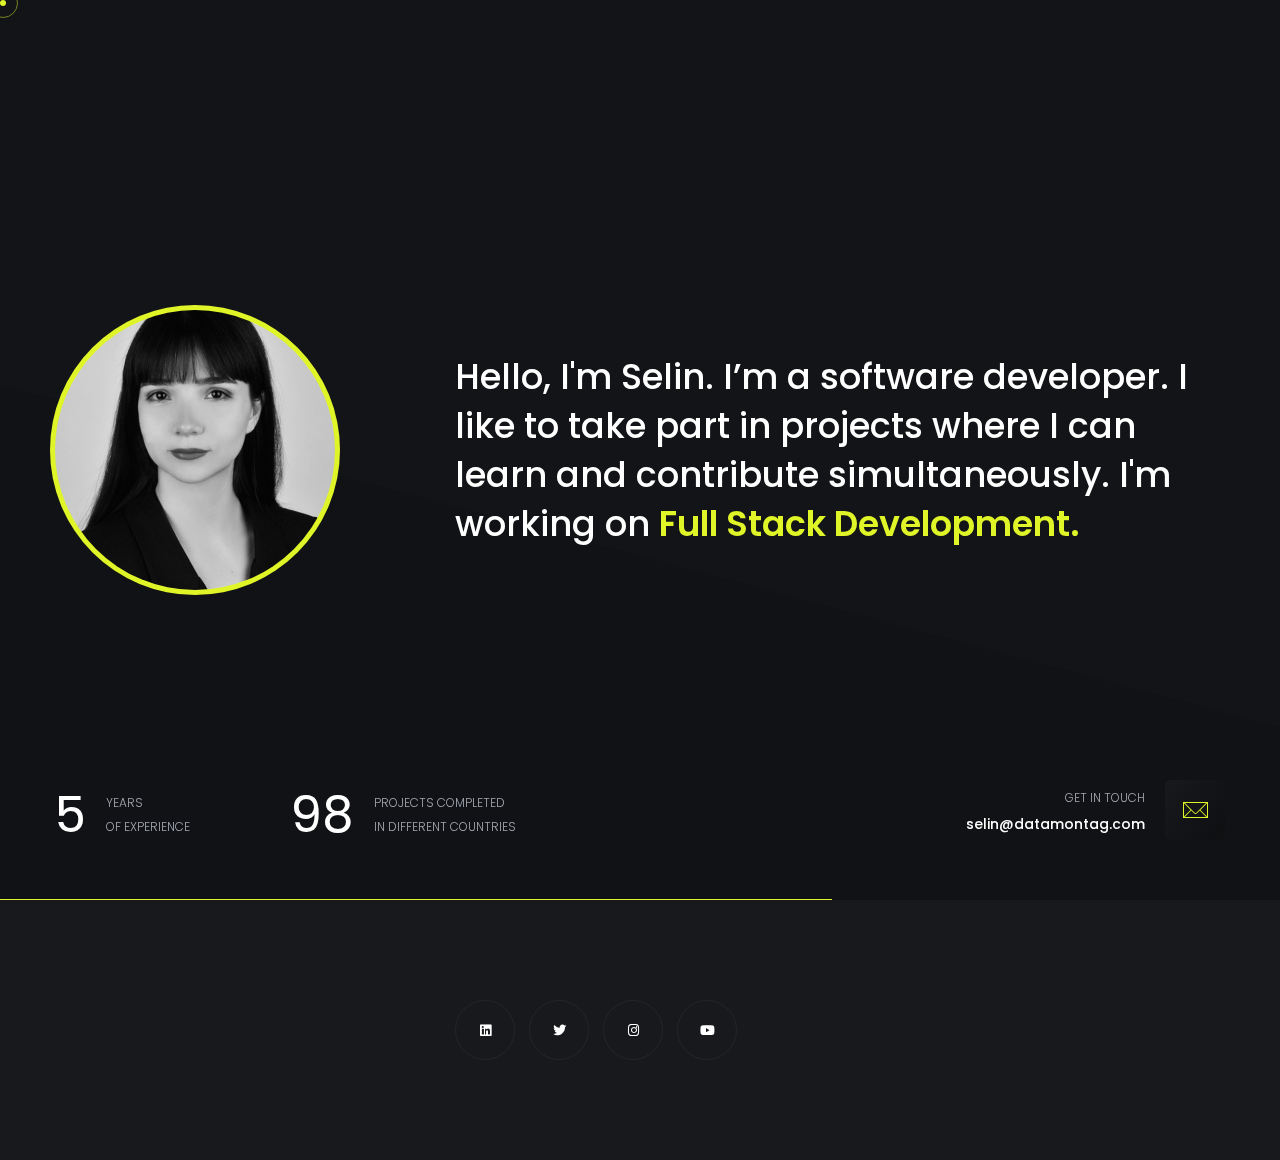
<file: index.html>
<!DOCTYPE html>
<html lang="zxx">

<head>

    <!-- Metas -->
    <meta charset="utf-8">
    <meta http-equiv="X-UA-Compatible" content="IE=edge" />
    <meta name="viewport" content="width=device-width, initial-scale=1, maximum-scale=1" />
    <meta name="keywords" content="HTML5 Template Vie onepage themeforest" />
    <meta name="description" content="" />
    <meta name="author" content="" />

    <!-- Title  -->
    <title>H. Selin Tüncer | Software Developer</title>

    <!-- Favicon -->
    <link rel="shortcut icon" href="" />

    <!-- Google Fonts -->
    <link href="https://fonts.googleapis.com/css?family=Poppins:100,200,300,400,500,600,700,800,900&display=swap"
        rel="stylesheet">
    <link
        href="https://fonts.googleapis.com/css2?family=Montserrat+Alternates:wght@100;200;300;400;500;600;700;800;900&display=swap"
        rel="stylesheet">

    <!-- Plugins -->
    <link rel="stylesheet" href="css/plugins.css" />

    <!-- Core Style Css -->
    <link rel="stylesheet" href="css/style.css" />

</head>

<body>


    


    <!-- ==================== Start progress-scroll-button ==================== -->

    <div class="progress-wrap cursor-pointer">
        <svg class="progress-circle svg-content" width="100%" height="100%" viewBox="-1 -1 102 102">
            <path d="M50,1 a49,49 0 0,1 0,98 a49,49 0 0,1 0,-98" />
        </svg>
    </div>

    <!-- ==================== End progress-scroll-button ==================== -->



    <!-- ==================== Start cursor ==================== -->

    <div class="mouse-cursor cursor-outer"></div>
    <div class="mouse-cursor cursor-inner"></div>

    <!-- ==================== End cursor ==================== -->



    <!-- ==================== Start Navbar ==================== -->



    <!-- ==================== Start Slider ==================== -->

    <header class="freelancre valign">
        <div class="container">
            <div class="row">
                <div class="col-lg-4">
                    <div class="img">
                        <img src="img/selin.jpg" alt="">
                    </div>
                </div>
                <div class="col-lg-8 valign">
                    <div class="cont">
                        <h1 class="cd-headline clip">Hello, I'm Selin. I’m a software developer. 
                            I like to take part in projects where I can learn and contribute simultaneously. 
                            I'm working on <span class="cd-words-wrapper">
                                <b class="is-visible color-font fw-600">Full Stack Development.</b>
                                <b class="color-font fw-600">Machine Learning.</b>
                                <b class="color-font fw-600">Computer Vision.</b>
                                <b class="color-font fw-600">Deep Learning.</b>
                                <b class="color-font fw-600">Sustainability.</b>


                            </span></h1>
                    </div>
                </div>
            </div>

            <div class="states">
                <div class="container">
                    <ul class="flex">
                        <li class="flex">
                            <div class="numb valign">
                                <h3>5</h3>
                            </div>
                            <div class="text valign">
                                <p>Years <br> Of Experience</p>
                            </div>
                        </li>

                        <li class="flex">
                            <div class="numb valign">
                                <h3>98</h3>
                            </div>
                            <div class="text valign">
                                <p>Projects Completed <br> In Different Countries </p>
                            </div>
                        </li>

                        <li class="mail-us">
                            <a href="mailto:selin@datamontag.com?subject=Subject">
                                <div class="flex">
                                    <div class="text valign">
                                        <div class="full-width">
                                            <p>Get In Touch</p>
                                            <h6>selin@datamontag.com</h6>
                                        </div>
                                    </div>
                                    <div class="mail-icon">
                                        <div class="icon-box">
                                            <span class="icon color-font pe-7s-mail"></span>
                                        </div>
                                    </div>
                                </div>
                            </a>
                        </li>
                    </ul>
                </div>
            </div>
        </div>
        <div class="line bottom left"></div>
    </header>

    <!-- ==================== End Slider ==================== -->



  


 


 





   

    <!-- ==================== Start Footer ==================== -->

    <footer class="sub-bg">
        <div class="container">
            <div class="row">
               



                <div class="col-lg-4">
                  
                </div>
                <div class="col-lg-4">
                    <div class="item">
                        
                        <div class="social">
                            <a href="https://www.linkedin.com/in/selintunr/"><i class="fab fa-linkedin"></i></a>
                            <a href="#0"><i class="fab fa-twitter"></i></a>
                            <a href="https://www.instagram.com/selintunr/"><i class="fab fa-instagram"></i></a>
                            <a href="#0"><i class="fab fa-youtube"></i></a>
                        </div>
                        
                    </div>
                </div>
            </div>
        </div>
    </footer>

    <!-- ==================== End Footer ==================== -->





    <!-- jQuery -->
    <script src="js/jquery-3.0.0.min.js"></script>
    <script src="js/jquery-migrate-3.0.0.min.js"></script>

    <!-- plugins -->
    <script src="js/plugins.js"></script>

    <!-- animated.headline -->
    <script src="js/animated.headline.js"></script>

    <!-- custom scripts -->
    <script src="js/scripts.js"></script>

</body>

</html>
</file>
<file: css/plugins.css>
/*-----------------------------------------------------------------------------------

	Theme Name: Vie
	Theme URI: http://
	Description: Creative agency & portfolio
	Author: ui-themez
	Author URI: http://themeforest.net/user/ui-themez
	Version: 1.0

-----------------------------------------------------------------------------------*/

/* ----------------------------------------------------------------
			[ All Css Plugins & Helper Classes File ]
-----------------------------------------------------------------*/

/* == bootstrap == */
@import url("plugins/bootstrap.min.css");

/* == animate css == */
@import url("plugins/animate.css");

/* == ionicons icon font == */
@import url("plugins/ionicons.min.css");

/* == pe-icon-7-stroke == */
@import url("plugins/pe-icon-7-stroke.css");

/* == fontawesome icon font == */
@import url("plugins/fontawesome-all.min.css");

/* == justifiedGallery.min == */
@import url("plugins/justifiedGallery.min.css");

/* == magnific-popup == */
@import url("plugins/magnific-popup.css");

/* == YouTubePopUp == */
@import url("plugins/YouTubePopUp.css");

/* == slick carousel == */
@import url("plugins/slick.css");
@import url("plugins/slick-theme.css");

/* == swiper.min font == */
@import url("plugins/swiper.min.css");
</file>
<file: css/style.css>
/*-----------------------------------------------------------------------------------

    Theme Name: Vie
    Theme URI: http://
    Description: Creative Agency & Portfolio
    Author: UI-ThemeZ
    Author URI: http://themeforest.net/user/UI-ThemeZ
    Version: 1.0

-----------------------------------------------------------------------------------*/
/* ----------------------------------------------------------------

== Table Of Content

    |--- BASE

        |- typography
        |- helper classes

    |--- SHORTCODES

        |- extra
        |- overlay
        |- section-heading
        |- buttons
        |- navbar
        |- sliders
        |- intro
        |- feature-box
        |- clients
        |- counter
        |- portfolio
        |- process
        |- progress-bar
        |- tabs
        |- team
        |- testimonials
        |- blog
        |- contact-form
        |- footers

    |--- BASE

        |- responsive
	


---------------------------------------------------------------- */
/* ====================== [ Start Typography  ] ====================== */
* {
  margin: 0;
  padding: 0;
  -webkit-box-sizing: border-box;
  box-sizing: border-box;
  outline: none;
  list-style: none;
}

html {
  -webkit-box-sizing: border-box;
  box-sizing: border-box;
  -webkit-font-smoothing: antialiased;
}

body {
  color: #fff;
  background: #111215;
  line-height: 1.5;
  font-weight: 400;
  overflow-x: hidden !important;
  font-family: 'Poppins', sans-serif;
}

img {
  width: 100%;
  height: auto;
}

span, a, a:hover {
  display: inline-block;
  color: inherit;
}

h1 {
  font-size: 55px;
}

h2 {
  font-size: 40px;
}

h3 {
  font-size: 35px;
}

h4 {
  font-size: 30px;
}

h5 {
  font-size: 25px;
}

h6 {
  font-size: 18px;
}

h1, h2, h3, h4, h5, h6 {
  margin: 0;
  line-height: 1.4;
  font-weight: 500;
}

p {
  color: #a4a7b1;
  font-size: 16px;
  font-weight: 300;
  line-height: 2;
  margin: 0;
}

a, span {
  display: inline-block;
}

a:hover, span:hover {
  text-decoration: none;
}

.container {
  max-width: 1200px;
}

.custom-font {
  font-family: 'Poppins', sans-serif;
}




.color-font {
  background: -webkit-gradient(linear, left top, right top, from(#e0f528), color-stop(#e0f528), to(#e0f528));
  background: -webkit-linear-gradient(left, #e0f528, #e0f528, #e0f528);
  background: -o-linear-gradient(left, #e0f528, #e0f528, #e0f528);
  background: linear-gradient(to right, #e0f528, #e0f528, #e0f528);
  -webkit-background-clip: text;
  -webkit-text-fill-color: transparent;
}

.back-color {
  background: -webkit-gradient(linear, left top, right top, from(#e0f528), color-stop(#e0f528), to(#e0f528));
  background: -webkit-linear-gradient(left, #e0f528, #e0f528, #e0f528);
  background: -o-linear-gradient(left, #e0f528, #e0f528, #e0f528);
  background: linear-gradient(to right, #e0f528, #e0f528, #e0f528);
}

.line {
  position: absolute;
  height: 1px;
  width: 65%;
  background: -webkit-gradient(linear, left top, right top, from(#e0f528), color-stop(#e0f528), to(#e0f528));
  background: -webkit-linear-gradient(left, #e0f528, #e0f528, #e0f528);
  background: -o-linear-gradient(left, #e0f528, #e0f528, #e0f528);
  background: linear-gradient(to right, #e0f528, #e0f528, #e0f528);
}

.line.top {
  top: 0;
}

.line.bottom {
  bottom: 0;
}

.line.left {
  left: 0;
}

.line.right {
  right: 0;
}

.line-v {
  position: absolute;
  height: 80px;
  width: 1px;
  background: #c5a47e;
  left: 50%;
  opacity: .3;
}

.line-v.top {
  top: -30px;
}

.line-v.bottom {
  bottom: -30px;
}

/* ====================== [ End Typography  ] ====================== */
/* ====================== [ Start Helper Classes  ] ====================== */
.o-hidden {
  overflow: hidden;
}

.position-re {
  position: relative;
}

.ontop {
  position: relative;
  z-index: 7;
}

.full-over {
  position: absolute !important;
  top: 0;
  left: 0;
  height: 100%;
  width: 100%;
}

.full-width {
  width: 100% !important;
}

.main-color {
  color: #e0f528 !important;
}

.bg-gray {
  background-color: #f8f4f3;
}

.bg-gray .primery-shadow {
  -webkit-box-shadow: 0px 4px 30px -4px rgba(0, 0, 0, 0.2);
  box-shadow: 0px 4px 30px -4px rgba(0, 0, 0, 0.2);
}

.bg-dark {
  background-color: #141414 !important;
}

.bg-dark .primery-shadow {
  -webkit-box-shadow: 0px 4px 40px -4px rgba(255, 255, 255, 0.2);
  box-shadow: 0px 4px 40px -4px rgba(255, 255, 255, 0.2);
}

.bg-color {
  background-color: #e0f528 !important;
}

.bg-color .primery-shadow {
  -webkit-box-shadow: 0px 4px 40px -4px rgba(255, 255, 255, 0.2);
  box-shadow: 0px 4px 40px -4px rgba(255, 255, 255, 0.2);
}

.sub-bg {
  background: #18191d;
}

.bg-img {
  background-size: cover;
  background-repeat: no-repeat;
}

.bg-center {
  background-position: center center;
}

.bg-fixed {
  background-attachment: fixed;
}

.bg-repeat {
  background-size: auto;
  background-repeat: repeat;
}

.section-padding {
  padding: 120px 0;
}

.section-ptb {
  padding: 80px 0;
}

.cmd-padding {
  padding: 0 10px;
}

.csm-padding {
  padding: 0 5px;
}

.head-pt {
  padding: 80px 0 0;
}

.head-pb {
  padding: 0 0 80px;
}

.rounded {
  border-radius: 5px;
}

.circle {
  border-radius: 50%;
}

.unlist {
  list-style: none;
}

.undecro:hover {
  text-decoration: none;
}

.inline {
  display: inline-block;
}

.valign {
  display: -webkit-box;
  display: -ms-flexbox;
  display: flex;
  -webkit-box-align: center;
  -ms-flex-align: center;
  align-items: center;
}

.primery-shadow {
  -webkit-box-shadow: 0px 8px 30px -4px rgba(0, 0, 0, 0.1);
  box-shadow: 0px 8px 30px -4px rgba(0, 0, 0, 0.1);
}

.padding5 {
  padding-right: 5%;
  padding-left: 5%;
}

/*-------------------------------------------------------
					 text color
-------------------------------------------------------*/
.text-white {
  color: #FFF;
}

.text-black {
  color: #000;
}

.text-extra-light-gray {
  color: #b7b7b7;
}

/*-------------------------------------------------------
					font-weight
-------------------------------------------------------*/
.fw-100 {
  font-weight: 100 !important;
}

.fw-200 {
  font-weight: 200 !important;
}

.fw-300 {
  font-weight: 300 !important;
}

.fw-400 {
  font-weight: 400 !important;
}

.fw-500 {
  font-weight: 500 !important;
}

.fw-600 {
  font-weight: 600 !important;
}

.fw-700 {
  font-weight: 700 !important;
}

.fw-800 {
  font-weight: 800 !important;
}

.fw-900 {
  font-weight: 900 !important;
}

/*-------------------------------------------------------
					 font-size
-------------------------------------------------------*/
.fz-10 {
  font-size: 10px !important;
}

.fz-12 {
  font-size: 12px !important;
}

.fz-14 {
  font-size: 14px !important;
}

.fz-15 {
  font-size: 15px !important;
}

.fz-16 {
  font-size: 16px !important;
}

.fz-18 {
  font-size: 18px !important;
}

.fz-20 {
  font-size: 20px !important;
}

.fz-22 {
  font-size: 22px !important;
}

.fz-25 {
  font-size: 25px !important;
}

.fz-30 {
  font-size: 30px !important;
}

.fz-40 {
  font-size: 40px !important;
}

.fz-50 {
  font-size: 50px !important;
}

/*-------------------------------------------------------
					line-height
-------------------------------------------------------*/
.line-height-10 {
  line-height: 10px;
}

.line-height-13 {
  line-height: 13px;
}

.line-height-18 {
  line-height: 18px;
}

.line-height-20 {
  line-height: 20px;
}

.line-height-24 {
  line-height: 24px;
}

.line-height-22 {
  line-height: 22px;
}

.line-height-26 {
  line-height: 26px;
}

.line-height-28 {
  line-height: 28px;
}

.line-height-30 {
  line-height: 30px;
}

.line-height-35 {
  line-height: 35px;
}

.line-height-40 {
  line-height: 40px;
}

.line-height-45 {
  line-height: 45px;
}

.line-height-50 {
  line-height: 50px;
}

.line-height-55 {
  line-height: 55px;
}

.line-height-60 {
  line-height: 60px;
}

.line-height-65 {
  line-height: 65px;
}

.line-height-70 {
  line-height: 70px;
}

.line-height-75 {
  line-height: 75px;
}

.line-height-80 {
  line-height: 80px;
}

.line-height-85 {
  line-height: 85px;
}

.line-height-90 {
  line-height: 90px;
}

.line-height-95 {
  line-height: 95px;
}

.line-height-100 {
  line-height: 100px;
}

.line-height-110 {
  line-height: 110px;
}

.line-height-120 {
  line-height: 120px;
}

/*-------------------------------------------------------
					text-transform
-------------------------------------------------------*/
.text-u {
  text-transform: uppercase !important;
}

.text-l {
  text-transform: lowercase !important;
}

.text-c {
  text-transform: capitalize !important;
}

.text-non {
  text-transform: none !important;
}

.text-i {
  font-style: italic;
}

/*-------------------------------------------------------
					 letter-spacing
-------------------------------------------------------*/
.ls0 {
  letter-spacing: 0px !important;
}

.ls1 {
  letter-spacing: 1px !important;
}

.ls2 {
  letter-spacing: 2px !important;
}

.ls3 {
  letter-spacing: 3px !important;
}

.ls4 {
  letter-spacing: 4px !important;
}

.ls5 {
  letter-spacing: 5px !important;
}

.ls10 {
  letter-spacing: 10px !important;
}

/*-------------------------------------------------------
			 margin-top  (0/100) +5
-------------------------------------------------------*/
.mt-0 {
  margin-top: 0 !important;
}

.mt-5 {
  margin-top: 5px !important;
}

.mt-10 {
  margin-top: 10px !important;
}

.mt-15 {
  margin-top: 15px !important;
}

.mt-20 {
  margin-top: 20px !important;
}

.mt-25 {
  margin-top: 25px !important;
}

.mt-30 {
  margin-top: 30px !important;
}

.mt-35 {
  margin-top: 35px !important;
}

.mt-40 {
  margin-top: 40px !important;
}

.mt-45 {
  margin-top: 45px !important;
}

.mt-50 {
  margin-top: 50px !important;
}

.mt-55 {
  margin-top: 55px !important;
}

.mt-60 {
  margin-top: 60px !important;
}

.mt-62 {
  margin-top: 62px !important;
}

.mt-65 {
  margin-top: 65px !important;
}

.mt-70 {
  margin-top: 70px !important;
}

.mt-75 {
  margin-top: 75px !important;
}

.mt-80 {
  margin-top: 80px !important;
}

.mt-85 {
  margin-top: 85px !important;
}

.mt-90 {
  margin-top: 90px !important;
}

.mt-95 {
  margin-top: 95px !important;
}

.mt-100 {
  margin-top: 100px !important;
}

/*-------------------------------------------------------
			 margin-bottom  (0/100) +5
-------------------------------------------------------*/
.mb-0 {
  margin-bottom: 0 !important;
}

.mb-5 {
  margin-bottom: 5px !important;
}

.mb-10 {
  margin-bottom: 10px !important;
}

.mb-15 {
  margin-bottom: 15px !important;
}

.mb-20 {
  margin-bottom: 20px !important;
}

.mb-25 {
  margin-bottom: 25px !important;
}

.mb-30 {
  margin-bottom: 30px !important;
}

.mb-35 {
  margin-bottom: 35px !important;
}

.mb-40 {
  margin-bottom: 40px !important;
}

.mb-45 {
  margin-bottom: 45px !important;
}

.mb-50 {
  margin-bottom: 50px !important;
}

.mb-55 {
  margin-bottom: 55px !important;
}

.mb-60 {
  margin-bottom: 60px !important;
}

.mb-62 {
  margin-bottom: 62px !important;
}

.mb-65 {
  margin-bottom: 65px !important;
}

.mb-70 {
  margin-bottom: 70px !important;
}

.mb-75 {
  margin-bottom: 75px !important;
}

.mb-80 {
  margin-bottom: 80px !important;
}

.mb-85 {
  margin-bottom: 85px !important;
}

.mb-90 {
  margin-bottom: 90px !important;
}

.mb-95 {
  margin-bottom: 95px !important;
}

.mb-100 {
  margin-bottom: 100px !important;
}

/*-------------------------------------------------------
			padding-top  (0/100) +5
-------------------------------------------------------*/
.pt-0 {
  padding-top: 0 !important;
}

.pt-5 {
  padding-top: 5px !important;
}

.pt-10 {
  padding-top: 10px !important;
}

.pt-15 {
  padding-top: 15px !important;
}

.pt-20 {
  padding-top: 20px !important;
}

.pt-25 {
  padding-top: 25px !important;
}

.pt-30 {
  padding-top: 30px !important;
}

.pt-35 {
  padding-top: 35px !important;
}

.pt-40 {
  padding-top: 40px !important;
}

.pt-45 {
  padding-top: 45px !important;
}

.pt-50 {
  padding-top: 50px !important;
}

.pt-55 {
  padding-top: 55px !important;
}

.pt-60 {
  padding-top: 60px !important;
}

.pt-65 {
  padding-top: 65px !important;
}

.pt-70 {
  padding-top: 70px !important;
}

.pt-75 {
  padding-top: 75px !important;
}

.pt-80 {
  padding-top: 80px !important;
}

.pt-85 {
  padding-top: 85px !important;
}

.pt-90 {
  padding-top: 90px !important;
}

.pt-95 {
  padding-top: 95px !important;
}

.pt-100 {
  padding-top: 100px !important;
}

/*-------------------------------------------------------
		 padding-bottom  (0/100) +5
-------------------------------------------------------*/
.pb-0 {
  padding-bottom: 0 !important;
}

.pb-5 {
  padding-bottom: 5px !important;
}

.pb-10 {
  padding-bottom: 10px !important;
}

.pb-15 {
  padding-bottom: 15px !important;
}

.pb-20 {
  padding-bottom: 20px !important;
}

.pb-25 {
  padding-bottom: 25px !important;
}

.pb-30 {
  padding-bottom: 30px !important;
}

.pb-35 {
  padding-bottom: 35px !important;
}

.pb-40 {
  padding-bottom: 40px !important;
}

.pb-45 {
  padding-bottom: 45px !important;
}

.pb-50 {
  padding-bottom: 50px !important;
}

.pb-55 {
  padding-bottom: 55px !important;
}

.pb-60 {
  padding-bottom: 60px !important;
}

.pb-65 {
  padding-bottom: 65px !important;
}

.pb-70 {
  padding-bottom: 70px !important;
}

.pb-75 {
  padding-bottom: 75px !important;
}

.pb-80 {
  padding-bottom: 80px !important;
}

.pb-85 {
  padding-bottom: 85px !important;
}

.pb-90 {
  padding-bottom: 90px !important;
}

.pb-95 {
  padding-bottom: 95px !important;
}

.pb-100 {
  padding-bottom: 100px !important;
}

.no-padding {
  padding: 0 !important;
}

/* ====================== [ End Helper Classes  ] ====================== */
/* ====================== [ Start Preloader ] ====================== */
.pace {
  pointer-events: none;
  -webkit-user-select: none;
  -moz-user-select: none;
  -ms-user-select: none;
  user-select: none;
  z-index: 99999999999999;
  position: fixed;
  margin: auto;
  top: 0;
  left: 0;
  right: 0;
  bottom: 0;
  width: 400px;
  border: 0px;
  height: 1px;
  overflow: hidden;
  background: rgba(255, 255, 255, 0.05);
  -webkit-transition: all 1s;
  -o-transition: all 1s;
  transition: all 1s;
}

.pace .pace-progress {
  -webkit-transform: translate3d(0, 0, 0);
  transform: translate3d(0, 0, 0);
  max-width: 300px;
  position: fixed;
  z-index: 99999999999999;
  display: block;
  position: absolute;
  top: 0;
  right: 100%;
  height: 100%;
  width: 100%;
  background: #e0f528;
  background: -webkit-gradient(linear, left top, right top, from(#e0f528), color-stop(#e0f528), to(#e0f528));
  background: -webkit-linear-gradient(left, #e0f528, #e0f528, #e0f528);
  background: -o-linear-gradient(left, #e0f528, #e0f528, #e0f528);
  background: linear-gradient(to right, #e0f528, #e0f528, #e0f528);
}

.pace.pace-inactive {
  width: 100vw;
  opacity: 0;
}

.pace.pace-inactive .pace-progress {
  max-width: 100vw;
}

#preloader {
  width: 100%;
  height: 100vh;
  overflow: hidden;
  position: fixed;
  z-index: 9999999;
}

#preloader:after, #preloader:before {
  content: '';
  position: fixed;
  left: 0;
  height: 50%;
  width: 100%;
  background: #252531;
  -webkit-transition-timing-function: cubic-bezier(0.19, 1, 0.22, 1);
  -o-transition-timing-function: cubic-bezier(0.19, 1, 0.22, 1);
  transition-timing-function: cubic-bezier(0.19, 1, 0.22, 1);
}

#preloader:before {
  top: 0;
}

#preloader:after {
  bottom: 0;
}

#preloader.isdone {
  visibility: hidden;
  -webkit-transition-delay: 1.5s;
  -o-transition-delay: 1.5s;
  transition-delay: 1.5s;
}

#preloader.isdone:after, #preloader.isdone:before {
  height: 0;
  -webkit-transition: all 0.7s cubic-bezier(1, 0, 0.55, 1);
  -o-transition: all 0.7s cubic-bezier(1, 0, 0.55, 1);
  transition: all 0.7s cubic-bezier(1, 0, 0.55, 1);
  -webkit-transition-delay: 1s;
  -o-transition-delay: 1s;
  transition-delay: 1s;
}

.loading {
  position: fixed;
  left: 50%;
  top: calc(50% - 40px);
  -webkit-transform: translateX(-50%) translateY(-50%);
  -ms-transform: translateX(-50%) translateY(-50%);
  transform: translateX(-50%) translateY(-50%);
  font-weight: 300;
  font-size: 13px;
  text-transform: uppercase;
  letter-spacing: 10px;
  z-index: 9999999999;
}

.loading.isdone {
  top: 50%;
  opacity: 0;
  -webkit-transition: all .8s;
  -o-transition: all .8s;
  transition: all .8s;
  -webkit-transition-delay: .5s;
  -o-transition-delay: .5s;
  transition-delay: .5s;
}

.loading span {
  -webkit-animation: loading 1.4s infinite alternate;
  animation: loading 1.4s infinite alternate;
}

.loading span:nth-child(1) {
  -webkit-animation-delay: 0s;
  animation-delay: 0s;
}

.loading span:nth-child(2) {
  -webkit-animation-delay: 0.1s;
  animation-delay: 0.1s;
}

.loading span:nth-child(3) {
  -webkit-animation-delay: 0.2s;
  animation-delay: 0.2s;
}

.loading span:nth-child(4) {
  -webkit-animation-delay: 0.3s;
  animation-delay: 0.3s;
}

.loading span:nth-child(5) {
  -webkit-animation-delay: 0.4s;
  animation-delay: 0.4s;
}

.loading span:nth-child(6) {
  -webkit-animation-delay: 0.5s;
  animation-delay: 0.5s;
}

.loading span:nth-child(7) {
  -webkit-animation-delay: 0.6s;
  animation-delay: 0.6s;
}

@-webkit-keyframes loading {
  0% {
    opacity: 1;
  }
  100% {
    opacity: 0;
  }
}

@keyframes loading {
  0% {
    opacity: 1;
  }
  100% {
    opacity: 0;
  }
}

/* ====================== [ End Preloader ] ====================== */
/* ====================== [ Start Text Animation & Images ] ====================== */
.splitting.animated .char {
  -webkit-animation: fadeInUp 0.4s cubic-bezier(0.3, 0, 0.7, 1) both;
  animation: fadeInUp 0.4s cubic-bezier(0.3, 0, 0.7, 1) both;
  -webkit-animation-delay: calc(30ms * var(--char-index));
  animation-delay: calc(30ms * var(--char-index));
}

.splitting .whitespace {
  width: 5px;
}

@-webkit-keyframes fadeInUp {
  0% {
    opacity: 0;
    -webkit-transform: translateY(20px);
    transform: translateY(20px);
  }
  100% {
    opacity: 1;
    -webkit-transform: translateY(0);
    transform: translateY(0);
  }
}

@keyframes fadeInUp {
  0% {
    opacity: 0;
    -webkit-transform: translateY(20px);
    transform: translateY(20px);
  }
  100% {
    opacity: 1;
    -webkit-transform: translateY(0);
    transform: translateY(0);
  }
}

.splitting.txt.animated .char {
  -webkit-animation: fadeIn 0.3s cubic-bezier(0.3, 0, 0.7, 1) both;
  animation: fadeIn 0.3s cubic-bezier(0.3, 0, 0.7, 1) both;
  -webkit-animation-delay: calc(10ms * var(--char-index));
  animation-delay: calc(10ms * var(--char-index));
}

.splitting.txt .whitespace {
  width: 5px;
}

@-webkit-keyframes fadeIn {
  0% {
    opacity: 0;
  }
  100% {
    opacity: 1;
  }
}

@keyframes fadeIn {
  0% {
    opacity: 0;
  }
  100% {
    opacity: 1;
  }
}

.imago {
  -webkit-clip-path: polygon(0 0, 100% 0, 100% 0, 0 0);
  clip-path: polygon(0 0, 100% 0, 100% 0, 0 0);
  -webkit-transition: all .8s;
  -o-transition: all .8s;
  transition: all .8s;
  -webkit-transition-delay: .3s;
  -o-transition-delay: .3s;
  transition-delay: .3s;
}

.imago.animated {
  -webkit-clip-path: polygon(0 0, 100% 0, 100% 100%, 0 100%);
  clip-path: polygon(0 0, 100% 0, 100% 100%, 0 100%);
}

/* ====================== [ End Text Animation & Images ] ====================== */
/* ====================== [ Start Cursor Style ] ====================== */
.mouse-cursor {
  position: fixed;
  left: 0;
  top: 0;
  pointer-events: none;
  border-radius: 50%;
  -webkit-transform: translateZ(0);
  transform: translateZ(0);
  visibility: hidden;
}

.cursor-inner {
  width: 6px;
  height: 6px;
  z-index: 10000001;
  background-color: #e0f528;
  -webkit-transition: width .3s ease-in-out,
 height .3s ease-in-out,
 margin .3s ease-in-out,
 opacity .3s ease-in-out;
  -o-transition: width .3s ease-in-out,
 height .3s ease-in-out,
 margin .3s ease-in-out,
 opacity .3s ease-in-out;
  transition: width .3s ease-in-out,
 height .3s ease-in-out,
 margin .3s ease-in-out,
 opacity .3s ease-in-out;
}

.cursor-inner.cursor-hover {
  margin-left: -35px;
  margin-top: -35px;
  width: 70px;
  height: 70px;
  background-color: #e0f528;
  opacity: .3;
}

.cursor-outer {
  margin-left: -12px;
  margin-top: -12px;
  width: 30px;
  height: 30px;
  border: 1px solid #e0f528;
  -webkit-box-sizing: border-box;
  box-sizing: border-box;
  z-index: 10000000;
  opacity: .5;
  -webkit-transition: all .08s ease-out;
  -o-transition: all .08s ease-out;
  transition: all .08s ease-out;
}

.cursor-outer.cursor-hover {
  opacity: 0;
}

/* ====================== [ End Cursor Style ] ====================== */
/* ====================== [ Start progress-wrap ] ====================== */
.progress-wrap {
  position: fixed;
  bottom: 30px;
  right: 30px;
  height: 44px;
  width: 44px;
  cursor: pointer;
  display: block;
  border-radius: 50px;
  z-index: 100;
  opacity: 0;
  visibility: hidden;
  -webkit-transform: translateY(20px);
  -ms-transform: translateY(20px);
  transform: translateY(20px);
  -webkit-transition: all 400ms linear;
  -o-transition: all 400ms linear;
  transition: all 400ms linear;
}

.progress-wrap.active-progress {
  opacity: 1;
  visibility: visible;
  -webkit-transform: translateY(0);
  -ms-transform: translateY(0);
  transform: translateY(0);
}

.progress-wrap::after {
  position: absolute;
  font-family: 'Font Awesome 5 Free';
  content: '\f077';
  text-align: center;
  line-height: 44px;
  font-size: 13px;
  font-weight: 900;
  color: #e0f528;
  left: 0;
  top: 0;
  height: 44px;
  width: 44px;
  cursor: pointer;
  display: block;
  z-index: 1;
  -webkit-transition: all 400ms linear;
  -o-transition: all 400ms linear;
  transition: all 400ms linear;
}

.progress-wrap svg path {
  fill: none;
}

.progress-wrap svg.progress-circle path {
  stroke: #e0f528;
  stroke-width: 4;
  -webkit-box-sizing: border-box;
  box-sizing: border-box;
  -webkit-transition: all 400ms linear;
  -o-transition: all 400ms linear;
  transition: all 400ms linear;
}

/* ====================== [ End progress-wrap ] ====================== */
/* ====================== [ Start animate headline ] ====================== */
.cd-words-wrapper {
  display: inline-block;
  position: relative;
  text-align: left;
}

.cd-words-wrapper b {
  display: inline-block;
  position: absolute;
  white-space: nowrap;
  left: 0;
  top: 0;
}

.cd-words-wrapper b.is-visible {
  position: relative;
}

.no-js .cd-words-wrapper b {
  opacity: 0;
}

.no-js .cd-words-wrapper b.is-visible {
  opacity: 1;
}

/* xclip */
.cd-headline.clip span {
  display: inline-block;
}

.cd-headline.clip .cd-words-wrapper {
  overflow: hidden;
  vertical-align: top;
}

.cd-headline.clip b {
  opacity: 0;
}

.cd-headline b.is-visible {
  opacity: 1;
}

/* ====================== [ End animate headline ] ====================== */
/* ====================== [ Start Overlay ] ====================== */
[data-overlay-dark],
[data-overlay-light] {
  position: relative;
}

[data-overlay-dark] .container,
[data-overlay-light] .container {
  position: relative;
  z-index: 2;
}

[data-overlay-dark]:before,
[data-overlay-light]:before {
  content: '';
  position: absolute;
  width: 100%;
  height: 100%;
  top: 0;
  left: 0;
  z-index: 1;
}

[data-overlay-dark]:before {
  background: #121319;
}

[data-overlay-light]:before {
  background: #fff;
}

[data-overlay-dark] h1,
[data-overlay-dark] h2,
[data-overlay-dark] h3,
[data-overlay-dark] h4,
[data-overlay-dark] h5,
[data-overlay-dark] h6,
[data-overlay-dark] span,
.bg-dark h1,
.bg-dark h2,
.bg-dark h3,
.bg-dark h4,
.bg-dark h5,
.bg-dark h6,
.bg-dark span,
.bg-color h1,
.bg-color h2,
.bg-color h3,
.bg-color h4,
.bg-color h5,
.bg-color h6,
.bg-color span {
  color: #fff;
}

[data-overlay-dark] p,
.bg-dark p,
.bg-color p {
  color: #dad6d6;
}

[data-overlay-dark="0"]:before,
[data-overlay-light="0"]:before {
  opacity: 0;
}

[data-overlay-dark="1"]:before,
[data-overlay-light="1"]:before {
  opacity: .1;
}

[data-overlay-dark="2"]:before,
[data-overlay-light="2"]:before {
  opacity: .2;
}

[data-overlay-dark="3"]:before,
[data-overlay-light="3"]:before {
  opacity: .3;
}

[data-overlay-dark="4"]:before,
[data-overlay-light="4"]:before {
  opacity: .4;
}

[data-overlay-dark="5"]:before,
[data-overlay-light="5"]:before {
  opacity: .5;
}

[data-overlay-dark="6"]:before,
[data-overlay-light="6"]:before {
  opacity: .6;
}

[data-overlay-dark="7"]:before,
[data-overlay-light="7"]:before {
  opacity: .7;
}

[data-overlay-dark="8"]:before,
[data-overlay-light="8"]:before {
  opacity: .8;
}

[data-overlay-dark="9"]:before,
[data-overlay-light="9"]:before,
[data-overlay-color="9"]:before {
  opacity: .9;
}

[data-overlay-dark="10"]:before,
[data-overlay-light="10"]:before {
  opacity: 1;
}

/* ====================== [ End Overlay ] ====================== */
/* ====================== [ Start Heading ] ====================== */
.sec-head {
  position: relative;
  margin: 0 auto 80px;
}

.sec-head h6 {
  font-weight: 300;
  font-size: 17px;
  text-transform: uppercase;
  letter-spacing: 7px;
  margin-bottom: 10px;
}

.sec-head h3 {
  font-size: 48px;
  font-weight: 500;
}

.sec-head h2 {
  font-size: 70px;
  text-transform: uppercase;
  letter-spacing: 2px;
}

.sub-title {
  position: relative;
  margin-bottom: 20px;
}

.sub-title h6 {
  font-weight: 300;
  font-size: 15px;
  text-transform: uppercase;
  letter-spacing: 4px;
  display: inline-block;
  background: -webkit-gradient(linear, left top, right top, from(#e0f528), color-stop(#e0f528), to(#e0f528));
  background: -webkit-linear-gradient(left, #e0f528, #e0f528, #e0f528);
  background: -o-linear-gradient(left, #e0f528, #e0f528, #e0f528);
  background: linear-gradient(to right, #e0f528, #e0f528, #e0f528);
  padding: 7px 12px;
  border-radius: 10px;
}

.main-title {
  font-weight: 600;
  line-height: 1.5;
  margin-bottom: 15px;
}

.extra-title {
  font-weight: 700;
}

.sm-title {
  font-size: 14px;
  font-weight: 600;
  letter-spacing: 1px;
  text-transform: uppercase;
}

.smore {
  position: relative;
  font-size: 13px;
  font-weight: 300;
  letter-spacing: 7px;
  text-transform: uppercase;
  display: inline-block;
  padding: 5px;
}

.smore:after {
  content: '';
  width: 45%;
  height: 100%;
  background: rgba(255, 255, 255, 0.03);
  position: absolute;
  left: 0;
  top: 0;
}

.smore i {
  margin-left: 10px;
}

/* ====================== [ End Heading ] ====================== */
/* ====================== [  Start Button Style ] ====================== */
.butn {
  padding: 15px 35px;
  font-size: 13px;
  border: 1px solid transparent;
  -webkit-transition: all .4s;
  -o-transition: all .4s;
  transition: all .4s;
}

.butn:hover .char {
  -webkit-animation: fadeInUp 0.3s cubic-bezier(0.3, 0, 0.7, 1) both;
  animation: fadeInUp 0.3s cubic-bezier(0.3, 0, 0.7, 1) both;
  -webkit-animation-delay: calc(30ms * var(--char-index));
  animation-delay: calc(30ms * var(--char-index));
}

.butn.bord {
  border: 1px solid #fff;
}

.butn.bord:hover {
  background: #fff;
  color: #333;
}

.butn.light {
  background: #fff;
  color: #333;
}

.butn.light:hover {
  background: transparent;
  border-color: #fff;
  color: #fff;
}

.butn.dark {
  background: #222;
}

.butn.dark:hover {
  background: #fff;
  color: #333;
}

.butn.color {
  background: -webkit-gradient(linear, left top, right top, from(#e0f528), color-stop(#e0f528), to(#e0f528));
  background: -webkit-linear-gradient(left, #e0f528, #e0f528, #e0f528);
  background: -o-linear-gradient(left, #e0f528, #e0f528, #e0f528);
  background: linear-gradient(to right, #e0f528, #e0f528, #e0f528);
  border: transparent;
}

.butn.color:hover {
  background: #fff;
  color: #111;
}

.butn.curve {
  border-radius: 5px;
}

.butn.radius {
  border-radius: 30px;
}

.simple-btn {
  position: relative;
  padding: 7px;
  display: inline-block;
  text-transform: uppercase;
  letter-spacing: 4px;
  font-size: 13px;
  font-weight: 300;
}

.simple-btn:after {
  content: '';
  width: 45%;
  height: 100%;
  background: rgba(255, 255, 255, 0.05);
  position: absolute;
  left: 0;
  top: 0;
}

.simple-btn.right:after {
  left: auto;
  right: 0;
}

/* ====================== [ End Button Style ] ====================== */
/* ====================== [ Start navbar ] ====================== */
.navbar {
  position: absolute;
  left: 0;
  top: 0;
  padding: 0;
  margin: 0;
  width: 100%;
  background: transparent;
  border-bottom: 2px solid transparent;
  z-index: 999;
  min-height: 80px;
}

.navbar .icon-bar {
  color: #fff;
}

.navbar .navbar-nav .nav-link {
  font-size: 12px;
  font-weight: 500;
  color: #fff;
  padding: 15px 7px;
  margin: 10px 15px;
}

.navbar .navbar-nav .dropdown-menu {
  padding: 10px 0;
  border: 0;
  -webkit-box-shadow: 0px 10px 40px -4px rgba(0, 0, 0, 0.1);
  box-shadow: 0px 10px 40px -4px rgba(0, 0, 0, 0.1);
}

.navbar .navbar-nav .dropdown-item {
  font-size: 13px;
  padding: 10px 20px;
  opacity: .9;
}

.navbar .navbar-nav .dropdown-item:hover {
  background: transparent;
  color: #e0f528;
}

.navbar .dropdown-menu {
  display: block;
  opacity: 0;
  visibility: hidden;
  border-radius: 0;
  color: #fff;
  background: #1b1d21;
  min-width: 185px;
  -webkit-transform: translateY(20px);
  -ms-transform: translateY(20px);
  transform: translateY(20px);
  -webkit-transition: all .4s;
  -o-transition: all .4s;
  transition: all .4s;
}

.navbar .dropdown-menu.show {
  opacity: 1;
  visibility: visible;
  -webkit-transform: translateY(0);
  -ms-transform: translateY(0);
  transform: translateY(0);
}

.navbar .dropdown-menu .dropdown-item {
  color: #fff;
  -webkit-transition: all .4s;
  -o-transition: all .4s;
  transition: all .4s;
  padding: 10px 25px;
  position: relative;
}

.navbar .dropdown-menu .dropdown-item:after {
  content: '';
  width: 0px;
  height: 1px;
  background: #e0f528;
  position: absolute;
  left: 10px;
  top: 50%;
  -webkit-transition: all .4s;
  -o-transition: all .4s;
  transition: all .4s;
}

.navbar .dropdown-menu .dropdown-item:hover {
  padding-left: 30px;
}

.navbar .dropdown-menu .dropdown-item:hover:after {
  width: 10px;
}

.navbar .search {
  color: #fff;
  padding-left: 30px;
  border-left: 1px solid rgba(255, 255, 255, 0.1);
}

.navbar .search .icon {
  cursor: pointer;
}

.navbar .search .search-form {
  position: fixed;
  width: 100%;
  height: 100vh;
  top: 0;
  left: 0;
  background: rgba(37, 37, 49, 0.98);
  display: none;
}

.navbar .search .search-form form {
  width: 600px;
  position: absolute;
  left: calc(50% - 300px);
  top: 50%;
  -webkit-transform: translateY(-50%);
  -ms-transform: translateY(-50%);
  transform: translateY(-50%);
}

.navbar .search .search-form form input {
  padding: 15px 0;
  font-size: 80px;
  color: #fff;
  text-transform: uppercase;
  text-align: left;
  background: transparent;
  border: 0;
  border-bottom: 2px solid #e0f528;
}

.navbar .search .search-form .close {
  position: absolute;
  top: 20%;
  right: 20%;
  color: #fff;
  font-size: 60px;
  opacity: 1;
  cursor: pointer;
}

.navbar .logo {
  width: 50px;
}

.nav-scroll {
  background: #1b1d21;
  border-color: #333538;
  padding: 0;
  position: fixed;
  top: -80px;
  -webkit-transition: -webkit-transform .5s;
  transition: -webkit-transform .5s;
  -o-transition: transform .5s;
  transition: transform .5s;
  transition: transform .5s, -webkit-transform .5s;
  -webkit-transform: translateY(80px);
  -ms-transform: translateY(80px);
  transform: translateY(80px);
}

.topnav {
  position: fixed;
  top: 0;
  left: 0;
  width: 100%;
  z-index: 999999;
  padding: 30px 0;
  color: #fff;
  -webkit-transition: all .7s;
  -o-transition: all .7s;
  transition: all .7s;
}

.topnav .container,
.topnav .container-fluid {
  display: -webkit-box;
  display: -ms-flexbox;
  display: flex;
}

.topnav .container-fluid {
  padding: 0 50px;
}

.topnav .logo {
  width: 50px;
}

.topnav .menu-icon {
  margin-left: auto;
  cursor: pointer;
}

.topnav .menu-icon:hover .text .char {
  -webkit-animation: fadeInUp 0.3s cubic-bezier(0.3, 0, 0.7, 1) both;
  animation: fadeInUp 0.3s cubic-bezier(0.3, 0, 0.7, 1) both;
  -webkit-animation-delay: calc(30ms * var(--char-index));
  animation-delay: calc(30ms * var(--char-index));
}

.topnav .menu-icon .text {
  font-size: 13px;
  font-weight: 500;
  padding-left: 15px;
  display: table-cell;
  vertical-align: middle;
  position: relative;
}

.topnav .menu-icon .text:after {
  content: 'close';
  position: absolute;
  top: 0;
  left: 0;
  right: 0;
  bottom: 0;
  padding-left: 15px;
  opacity: 0;
  -webkit-transition: all .4s;
  -o-transition: all .4s;
  transition: all .4s;
  -webkit-transition-delay: .4s;
  -o-transition-delay: .4s;
  transition-delay: .4s;
}

.topnav .menu-icon .text .word {
  -webkit-transition: all .4s;
  -o-transition: all .4s;
  transition: all .4s;
  -webkit-transition-delay: .6s;
  -o-transition-delay: .6s;
  transition-delay: .6s;
}

.topnav .menu-icon .text.open .word {
  opacity: 0;
  -webkit-transition-delay: .4s;
  -o-transition-delay: .4s;
  transition-delay: .4s;
}

.topnav .menu-icon .text.open:after {
  opacity: 1;
  -webkit-transition-delay: .6s;
  -o-transition-delay: .6s;
  transition-delay: .6s;
}

.topnav .menu-icon .icon {
  display: table-cell;
}

.topnav .menu-icon .icon i {
  display: block;
  width: 20px;
  height: 3px;
  background: #fff;
  margin: 4px 0;
}

.topnav.dark .menu-icon {
  color: #000;
}

.topnav.dark .menu-icon .icon i {
  background: #000;
}

.topnav.dark.navlit .menu-icon {
  color: #fff;
}

.topnav.dark.navlit .menu-icon .icon i {
  background: #fff;
}

.hamenu {
  position: fixed;
  top: 0;
  left: -100%;
  width: 100%;
  height: 100vh;
  background: #18191d;
  padding: 120px 30px 30px;
  overflow: hidden;
  z-index: 9999;
  -webkit-transition: all 0.5s cubic-bezier(1, 0, 0.55, 1);
  -o-transition: all 0.5s cubic-bezier(1, 0, 0.55, 1);
  transition: all 0.5s cubic-bezier(1, 0, 0.55, 1);
}

.hamenu.open .menu-links .main-menu > li .link {
  -webkit-transform: translateY(0);
  -ms-transform: translateY(0);
  transform: translateY(0);
  -webkit-transition-delay: 1s;
  -o-transition-delay: 1s;
  transition-delay: 1s;
}

.hamenu.open .cont-info:after {
  height: 100vh;
  -webkit-transition-delay: 1s;
  -o-transition-delay: 1s;
  transition-delay: 1s;
}

.hamenu.open .cont-info .item {
  -webkit-transform: translateY(0);
  -ms-transform: translateY(0);
  transform: translateY(0);
  opacity: 1;
  -webkit-transition-delay: 1s;
  -o-transition-delay: 1s;
  transition-delay: 1s;
}

.hamenu .menu-links {
  color: #fff;
  margin-top: 30px;
}

.hamenu .menu-links .o-hidden {
  display: inline-block;
}

.hamenu .menu-links .main-menu {
  position: relative;
  z-index: 2;
}

.hamenu .menu-links .main-menu.gosub > li {
  opacity: 0;
  visibility: hidden;
  -webkit-transition-delay: .2s !important;
  -o-transition-delay: .2s !important;
  transition-delay: .2s !important;
}

.hamenu .menu-links .main-menu.gosub > li .link {
  -webkit-transform: translateY(45px) !important;
  -ms-transform: translateY(45px) !important;
  transform: translateY(45px) !important;
  opacity: 0 !important;
  visibility: hidden !important;
  -webkit-transition-delay: .2s !important;
  -o-transition-delay: .2s !important;
  transition-delay: .2s !important;
}

.hamenu .menu-links .main-menu.gosub .sub-menu.sub-open {
  z-index: 3 !important;
  opacity: 1 !important;
  visibility: visible !important;
}

.hamenu .menu-links .main-menu > li {
  font-size: 30px;
  font-weight: 600;
  padding: 10px;
  width: -webkit-max-content;
  width: -moz-max-content;
  width: max-content;
  opacity: 1;
  visibility: visible;
  -webkit-transition: all .5s;
  -o-transition: all .5s;
  transition: all .5s;
}

.hamenu .menu-links .main-menu > li span.nm {
  opacity: .8;
  font-size: 11px;
  margin-right: 10px;
}

.hamenu .menu-links .main-menu > li .link {
  -webkit-transform: translateY(45px);
  -ms-transform: translateY(45px);
  transform: translateY(45px);
  -webkit-transition: all .7s;
  -o-transition: all .7s;
  transition: all .7s;
  cursor: pointer;
}

.hamenu .menu-links .main-menu > li .link i {
  font-size: 15px;
  margin-left: 5px;
}

.hamenu .menu-links .main-menu .sub-menu {
  position: absolute;
  top: 0;
  left: 0;
  opacity: 0;
  visibility: hidden;
  z-index: -1;
  -webkit-transition-delay: .2s;
  -o-transition-delay: .2s;
  transition-delay: .2s;
}

.hamenu .menu-links .main-menu .sub-menu.sub-open {
  z-index: 3;
}

.hamenu .menu-links .main-menu .sub-menu.sub-open li .sub-link {
  -webkit-transform: translateY(0px);
  -ms-transform: translateY(0px);
  transform: translateY(0px);
  -webkit-transition-delay: 1s;
  -o-transition-delay: 1s;
  transition-delay: 1s;
}

.hamenu .menu-links .main-menu .sub-menu li {
  color: #eee;
  font-size: 20px;
  font-weight: 400;
  letter-spacing: 1px;
  padding: 8px 10px;
  width: -webkit-max-content;
  width: -moz-max-content;
  width: max-content;
}

.hamenu .menu-links .main-menu .sub-menu li:hover {
  color: #fff;
}

.hamenu .menu-links .main-menu .sub-menu li .sub-link {
  -webkit-transform: translateY(45px);
  -ms-transform: translateY(45px);
  transform: translateY(45px);
  -webkit-transition: all .7s;
  -o-transition: all .7s;
  transition: all .7s;
}

.hamenu .menu-links .main-menu .sub-menu li .sub-link.back {
  color: #fff;
  font-size: 20px;
  font-weight: 600;
  cursor: pointer;
}

.hamenu .menu-links .main-menu .sub-menu li .sub-link.back i {
  margin-left: 10px;
}

.hamenu .menu-links .main-menu .sub-menu li .sub-link em {
  font-size: 13px;
  font-weight: 300;
  margin-left: 10px;
}

.hamenu .cont-info {
  color: #fff;
  margin-top: 50px;
  position: relative;
}

.hamenu .cont-info:after {
  content: '';
  width: 1px;
  height: 0;
  background: rgba(255, 255, 255, 0.1);
  position: absolute;
  left: -40px;
  top: -170px;
  -webkit-transition: all .7s;
  -o-transition: all .7s;
  transition: all .7s;
}

.hamenu .cont-info .item {
  margin-bottom: 30px;
  -webkit-transform: translateY(-30px);
  -ms-transform: translateY(-30px);
  transform: translateY(-30px);
  opacity: 0;
  -webkit-transition: all .7s;
  -o-transition: all .7s;
  transition: all .7s;
}

.hamenu .cont-info .item:last-of-type {
  margin-bottom: 0;
}

.hamenu .cont-info .item h6 {
  font-size: 14px;
  font-weight: 600;
  text-transform: uppercase;
  margin-bottom: 10px;
}

/* ====================== [ End navbar ] ====================== */
/* ====================== [ Start Slider ] ====================== */
.slider {
  position: relative;
}

.slider.fixed-slider {
  position: fixed;
  top: 0;
  left: 0;
  right: 0;
}

.slider .swiper-slide-active {
  z-index: 3;
}

.slider .parallax-slider {
  position: relative;
}

.slider .parallax-slider .swiper-slide {
  position: relative;
  overflow: hidden;
  width: 100%;
  min-height: 100vh;
  padding-bottom: 50px;
}

.slider .parallax-slider .swiper-slide .bg-img {
  position: absolute;
  top: 0;
  right: 0;
  bottom: 0;
  left: 0;
  background-size: cover;
}

.slider .parallax-slider .swiper-slide-active .caption h1[data-splitting] {
  -webkit-transition: all 0s;
  -o-transition: all 0s;
  transition: all 0s;
  opacity: 1;
  visibility: visible;
  -webkit-transform: translateY(0);
  -ms-transform: translateY(0);
  transform: translateY(0);
}

.slider .parallax-slider .swiper-slide-active .caption h1[data-splitting] .char {
  -webkit-animation: fadeInUp 0.5s cubic-bezier(0.3, 0, 0.7, 1) both;
  animation: fadeInUp 0.5s cubic-bezier(0.3, 0, 0.7, 1) both;
  -webkit-animation-delay: calc(60ms * var(--char-index));
  animation-delay: calc(60ms * var(--char-index));
}

.slider .parallax-slider .swiper-slide-active .caption .thin,
.slider .parallax-slider .swiper-slide-active .caption .butn,
.slider .parallax-slider .swiper-slide-active .caption h1,
.slider .parallax-slider .swiper-slide-active .caption p {
  opacity: 1;
  visibility: visible;
  -webkit-transform: translateY(0);
  -ms-transform: translateY(0);
  transform: translateY(0);
}

.slider .parallax-slider .caption .thin {
  color: #e0f528;
  font-size: 30px;
  font-weight: 300;
  text-transform: uppercase;
  letter-spacing: 8px;
  margin-bottom: 5px;
  opacity: 0;
  -webkit-transform: translateY(-20px);
  -ms-transform: translateY(-20px);
  transform: translateY(-20px);
  -webkit-transition: all .4s;
  -o-transition: all .4s;
  transition: all .4s;
  -webkit-transition-delay: .8s;
  -o-transition-delay: .8s;
  transition-delay: .8s;
}

.slider .parallax-slider .caption .thin span {
  color: #e0f528;
}

.slider .parallax-slider .caption h1 {
  font-size: 65px;
  font-weight: 800;
  letter-spacing: 2px;
  color: #fff;
  opacity: 0;
  -webkit-transform: translateY(20px);
  -ms-transform: translateY(20px);
  transform: translateY(20px);
  visibility: hidden;
  -webkit-transition: all .4s;
  -o-transition: all .4s;
  transition: all .4s;
  -webkit-transition-delay: .3s;
  -o-transition-delay: .3s;
  transition-delay: .3s;
}

.slider .parallax-slider .caption p {
  color: #eee;
  margin-top: 15px;
  opacity: 0;
  -webkit-transform: translateY(20px);
  -ms-transform: translateY(20px);
  transform: translateY(20px);
  -webkit-transition: all .4s;
  -o-transition: all .4s;
  transition: all .4s;
  -webkit-transition-delay: .8s;
  -o-transition-delay: .8s;
  transition-delay: .8s;
}

.slider .parallax-slider .caption .butn {
  opacity: 0;
  -webkit-transform: translateY(20px);
  -ms-transform: translateY(20px);
  transform: translateY(20px);
  -webkit-transition: all .4s;
  -o-transition: all .4s;
  transition: all .4s;
  -webkit-transition-delay: 1s;
  -o-transition-delay: 1s;
  transition-delay: 1s;
}

.slider .parallax-slider .caption.dig h1 {
  font-weight: 800;
  font-size: 80px;
  text-transform: uppercase;
}

.slider .parallax-slider .caption.dig h1 .tline {
  margin-left: 80px;
}

.slider .parallax-slider .caption.dig h1 .whitespace {
  width: 20px;
}

.slider .setone {
  position: absolute;
  bottom: 8%;
  right: 40px;
  z-index: 8;
}

.slider .setone .swiper-nav-ctrl {
  color: #ccc;
  font-size: 13px;
  width: 55px;
  height: 55px;
  line-height: 55px;
  text-align: center;
  margin: 5px 0;
  border: 1px solid rgba(255, 255, 255, 0.3);
  position: static;
}

.slider .setone .swiper-nav-ctrl:after {
  display: none;
}

.slider .setone.setwo {
  position: static;
}

.slider .setone.setwo .swiper-nav-ctrl {
  border-radius: 50%;
}

.slider .setone.setwo .next-ctrl {
  position: absolute;
  top: 50%;
  right: 30px;
}

.slider .setone.setwo .prev-ctrl {
  position: absolute;
  top: 50%;
  left: 30px;
}

.slider .txt-botm {
  position: absolute;
  bottom: 20px;
  left: 0;
  width: 100%;
  z-index: 8;
}

.slider .txt-botm .swiper-nav-ctrl {
  position: absolute;
  width: auto;
  height: auto;
  margin-top: auto;
  top: auto;
  bottom: 0;
}

.slider .txt-botm .swiper-nav-ctrl i {
  color: #ccc;
  font-size: 13px;
  width: 45px;
  height: 45px;
  line-height: 45px;
  text-align: center;
  margin: 0;
  border-radius: 50%;
  display: inline-block;
  -webkit-transition: all .3s;
  -o-transition: all .3s;
  transition: all .3s;
}

.slider .txt-botm .swiper-nav-ctrl span {
  font-weight: 500;
  font-size: 12px;
  color: #fff;
}

.slider .txt-botm .swiper-nav-ctrl:after {
  display: none;
}

.slider .txt-botm .swiper-nav-ctrl.swiper-button-next {
  right: 40px;
}

.slider .txt-botm .swiper-nav-ctrl.swiper-button-next i {
  margin-left: 10px;
}

.slider .txt-botm .swiper-nav-ctrl.swiper-button-prev {
  left: 40px;
}

.slider .txt-botm .swiper-nav-ctrl.swiper-button-prev i {
  margin-right: 10px;
}

.slider .txt-botm .swiper-nav-ctrl:hover i {
  border: 1px solid rgba(255, 255, 255, 0.3);
}

.slider .swiper-pagination-fraction.top {
  position: absolute;
  right: 15%;
  left: auto;
  bottom: auto;
  top: 20%;
  width: auto;
  color: #fff;
  font-size: 40px;
  font-weight: 500;
}

.slider .swiper-pagination-fraction.top .swiper-pagination-current {
  font-size: 60px;
  font-weight: 700;
  position: relative;
  color: transparent;
  -webkit-text-stroke: .5px #fff;
}

.slider .swiper-pagination-fraction.top .swiper-pagination-current:after {
  content: '/';
  color: #fff;
  position: relative;
  margin: 0 10px;
  font-size: 12px;
  font-weight: 100;
}

.slider .swiper-pagination-fraction.top.botm {
  top: auto;
  bottom: 40px;
  right: 40px;
}

.slider .swiper-pagination-fraction.steps {
  position: absolute;
  width: 100px;
  color: #fff;
  font-size: 15px;
  bottom: 40px;
  left: calc(50% - 50px);
  right: auto;
  top: auto;
  text-align: left;
}

.slider .swiper-pagination-fraction.steps:after {
  content: '';
  position: absolute;
  top: 50%;
  left: 15%;
  width: 70%;
  height: 1px;
  background: rgba(255, 255, 255, 0.3);
}

.slider .swiper-pagination-fraction.steps .swiper-pagination-total {
  float: right;
}

.slider .social-icon {
  position: absolute;
  left: 40px;
  bottom: 40px;
  z-index: 8;
}

.slider .social-icon a {
  width: 40px;
  height: 40px;
  line-height: 40px;
  text-align: center;
  border-radius: 50%;
  border: 1px solid rgba(255, 255, 255, 0.05);
  color: #fff;
  font-size: 13px;
}

.slider-st {
  min-height: 100vh;
  padding: 120px 0;
}

.slider-st .img {
  position: relative;
}

.slider-st .img:after {
  content: '';
  position: absolute;
  top: -5px;
  left: -5px;
  right: -5px;
  bottom: -5px;
  background: -webkit-gradient(linear, left top, right top, from(#e0f528), color-stop(#e0f528), to(#e0f528));
  background: -webkit-linear-gradient(left, #e0f528, #e0f528, #e0f528);
  background: -o-linear-gradient(left, #e0f528, #e0f528, #e0f528);
  background: linear-gradient(to right, #e0f528, #e0f528, #e0f528);
  border-radius: 15px;
  -webkit-transform: rotate(-3deg);
  -ms-transform: rotate(-3deg);
  transform: rotate(-3deg);
}

.slider-st .img:before {
  content: '';
  position: absolute;
  top: -15px;
  left: -15px;
  right: -15px;
  bottom: -15px;
  background: #fff;
  border-radius: 15px;
  -webkit-transform: rotate(-3deg);
  -ms-transform: rotate(-3deg);
  transform: rotate(-3deg);
  opacity: .08;
}

.slider-st .img img {
  border-radius: 15px;
  -webkit-transform: rotate(3deg);
  -ms-transform: rotate(3deg);
  transform: rotate(3deg);
  position: relative;
  z-index: 2;
}

.slider-stwo {
  min-height: 100vh;
  position: relative;
  padding: 120px 0;
}

.slider-stwo:after {
  content: '';
  position: absolute;
  top: 0;
  left: 0;
  width: 30%;
  height: 100%;
  background: #18191d;
  z-index: -1;
}

.slider-stwo .img {
  padding-right: 30px;
}

.slider-stwo .img img {
  border-radius: 10px;
  -webkit-box-shadow: 0px 10px 30px rgba(255, 255, 255, 0.05);
  box-shadow: 0px 10px 30px rgba(255, 255, 255, 0.05);
}

.slider-stwo ul {
  margin: 30px 0 0;
  display: -webkit-box;
  display: -ms-flexbox;
  display: flex;
}

.slider-stwo ul li {
  display: inline-block;
}

.slider-stwo ul li div {
  display: table-cell;
}

.slider-stwo ul li .icon {
  width: 60px;
  height: 60px;
  line-height: 60px;
  text-align: center;
  position: relative;
  font-size: 20px;
}

.slider-stwo ul li .icon .bord {
  position: absolute;
  top: 0;
  left: 0;
  width: 100%;
  height: 100%;
}

.slider-stwo ul li .icon .bord:after {
  content: '';
  position: absolute;
  top: 0;
  left: 0;
  bottom: 0;
  right: 0;
  background: #111215;
  border-radius: 5px;
  z-index: -1;
}

.slider-stwo ul li .icon .bord:before {
  content: '';
  position: absolute;
  top: -1px;
  left: -1px;
  bottom: -1px;
  right: -1px;
  border-radius: 5px;
  background: -webkit-gradient(linear, left top, right top, from(#e0f528), color-stop(#e0f528), to(#e0f528));
  background: -webkit-linear-gradient(left, #e0f528, #e0f528, #e0f528);
  background: -o-linear-gradient(left, #e0f528, #e0f528, #e0f528);
  background: linear-gradient(to right, #e0f528, #e0f528, #e0f528);
  z-index: -2;
}

.slider-stwo ul li .cont {
  display: table-cell;
  vertical-align: middle;
  padding-left: 15px;
}

.slider-stwo ul li .cont p {
  font-size: 13px;
  margin-top: 5px;
}

.particles {
  min-height: 100vh;
  position: relative;
  z-index: 2;
  overflow: hidden;
}

.particles .cont h1 {
  font-size: 90px;
  font-weight: 800;
}

.particles .animation-wrapper {
  opacity: .5;
}

.freelancre {
  min-height: 100vh;
  padding: 100px 0;
  position: relative;
  overflow: hidden;
}

.freelancre:after {
  content: '';
  width: 140%;
  background: rgba(255, 255, 255, 0.01);
  height: 100%;
  -webkit-transform: rotate(15deg);
  -ms-transform: rotate(15deg);
  transform: rotate(15deg);
  position: absolute;
  top: -40%;
  left: -20%;
  z-index: -1;
}

.freelancre .img {
  position: relative;
  width: 280px;
  height: 280px;
  border-radius: 50%;
  z-index: 2;
}

.freelancre .img img {
  width: 100%;
  height: 100%;
  -o-object-fit: cover;
  object-fit: cover;
  border-radius: 50%;
}

.freelancre .img:after {
  content: '';
  background: -webkit-gradient(linear, right top, left top, from(#e0f528), color-stop(#e0f528), to(#e0f528));
  background: -webkit-linear-gradient(right, #e0f528, #e0f528, #e0f528);
  background: -o-linear-gradient(right, #e0f528, #e0f528, #e0f528);
  background: linear-gradient(to left, #e0f528, #e0f528, #e0f528);
  position: absolute;
  top: -5px;
  left: -5px;
  right: -5px;
  bottom: -5px;
  border-radius: 50%;
  z-index: -1;
}

.freelancre .cont h1 {
  font-size: 35px;
}

.freelancre .states {
  position: absolute;
  bottom: 0;
  left: 0;
  width: 100%;
  padding-bottom: 50px;
}

.freelancre .states .flex {
  display: -webkit-box;
  display: -ms-flexbox;
  display: flex;
}

.freelancre .states ul {
  margin: 0;
}

.freelancre .states li {
  margin-right: 100px;
}

.freelancre .states li:last-of-type {
  margin-right: 0;
}

.freelancre .states li h3 {
  font-size: 50px;
  font-weight: 400;
  margin-right: 20px;
}

.freelancre .states li p {
  font-size: 12px;
  text-transform: uppercase;
}

.freelancre .states .mail-us {
  margin-left: auto;
}

.freelancre .states .mail-us .text {
  text-align: right;
  padding-right: 20px;
}

.freelancre .states .mail-us .text h6 {
  font-size: 14px;
  margin-top: 5px;
}

.freelancre .states .mail-us .icon-box {
  width: 60px;
  height: 60px;
  line-height: 65px;
  text-align: center;
  border-radius: 5px;
  background: -webkit-linear-gradient(323.53deg, #18191d 6.69%, rgba(4, 4, 5, 0.1) 85.43%);
  background: -o-linear-gradient(323.53deg, #18191d 6.69%, rgba(4, 4, 5, 0.1) 85.43%);
  background: linear-gradient(126.47deg, #18191d 6.69%, rgba(4, 4, 5, 0.1) 85.43%);
  font-size: 30px;
}

.slider-bus {
  min-height: 100vh;
  position: relative;
}

.slider-bus .swiper-img {
  position: absolute;
  top: 0;
  left: 0;
  width: 100%;
  height: 100%;
}

.slider-bus .setone {
  position: absolute;
  bottom: 8%;
  right: 40px;
  z-index: 8;
}

.slider-bus .setone .swiper-nav-ctrl {
  color: #ccc;
  font-size: 13px;
  width: 55px;
  height: 55px;
  line-height: 55px;
  text-align: center;
  margin: 5px 0;
  border: 1px solid rgba(255, 255, 255, 0.3);
  position: static;
}

.slider-bus .setone .swiper-nav-ctrl:after {
  display: none;
}

.slider-bus .setone.setwo {
  position: static;
}

.slider-bus .setone.setwo .swiper-nav-ctrl {
  border-radius: 50%;
}

.slider-bus .setone.setwo .next-ctrl {
  position: absolute;
  top: 50%;
  right: 30px;
}

.slider-bus .setone.setwo .prev-ctrl {
  position: absolute;
  top: 50%;
  left: 30px;
}

.slider-bus .swiper-pagination-fraction {
  position: absolute;
  right: auto;
  left: 60px;
  bottom: 30px;
  width: auto;
  color: #fff;
  font-size: 40px;
  font-weight: 500;
}

.slider-bus .swiper-pagination-fraction .swiper-pagination-current {
  font-size: 60px;
  font-weight: 700;
  position: relative;
  color: transparent;
  -webkit-text-stroke: .5px #fff;
}

.slider-bus .swiper-pagination-fraction .swiper-pagination-current:after {
  content: '/';
  color: #fff;
  position: relative;
  margin: 0 10px;
  font-size: 12px;
  font-weight: 100;
}

.slider-bus .swiper-slide-active .caption h1 {
  -webkit-transition: all 0s;
  -o-transition: all 0s;
  transition: all 0s;
  opacity: 1;
  visibility: visible;
  -webkit-transform: translateY(0);
  -ms-transform: translateY(0);
  transform: translateY(0);
}

.slider-bus .swiper-slide-active .caption h1 .char {
  -webkit-animation: fadeInUp 0.5s cubic-bezier(0.3, 0, 0.7, 1) both;
  animation: fadeInUp 0.5s cubic-bezier(0.3, 0, 0.7, 1) both;
  -webkit-animation-delay: calc(60ms * var(--char-index));
  animation-delay: calc(60ms * var(--char-index));
}

.slider-bus .swiper-slide-active .caption .thin,
.slider-bus .swiper-slide-active .caption .simple-btn,
.slider-bus .swiper-slide-active .caption .butn,
.slider-bus .swiper-slide-active .caption p {
  opacity: 1;
  -webkit-transform: translateY(0);
  -ms-transform: translateY(0);
  transform: translateY(0);
}

.slider-bus .caption .thin {
  font-size: 16px;
  font-weight: 400;
  text-transform: uppercase;
  letter-spacing: 8px;
  margin-bottom: 5px;
  opacity: 0;
  -webkit-transform: translateY(-20px);
  -ms-transform: translateY(-20px);
  transform: translateY(-20px);
  -webkit-transition: all .4s;
  -o-transition: all .4s;
  transition: all .4s;
  -webkit-transition-delay: .8s;
  -o-transition-delay: .8s;
  transition-delay: .8s;
}

.slider-bus .caption h1 {
  font-size: 90px;
  font-weight: 800;
  letter-spacing: 4px;
  color: #fff;
  opacity: 0;
  visibility: hidden;
  -webkit-transition: opacity .5s,
 visibility .5s;
  -o-transition: opacity .5s,
 visibility .5s;
  transition: opacity .5s,
 visibility .5s;
}

.slider-bus .caption p {
  color: #eee;
  opacity: 0;
  -webkit-transform: translateY(20px);
  -ms-transform: translateY(20px);
  transform: translateY(20px);
  -webkit-transition: all .4s;
  -o-transition: all .4s;
  transition: all .4s;
  -webkit-transition-delay: .8s;
  -o-transition-delay: .8s;
  transition-delay: .8s;
}

.slider-bus .caption .simple-btn, .slider-bus .caption .butn {
  opacity: 0;
  -webkit-transform: translateY(20px);
  -ms-transform: translateY(20px);
  transform: translateY(20px);
  -webkit-transition: all .4s;
  -o-transition: all .4s;
  transition: all .4s;
  -webkit-transition-delay: 1s;
  -o-transition-delay: 1s;
  transition-delay: 1s;
}

.slider-bus .ontop {
  position: relative;
  z-index: 5;
}

.arch-slider {
  padding-bottom: 80px;
}

.arch-slider .parallax-slider .caption h5 {
  font-size: 50px;
  font-weight: 200;
}

.arch-slider .parallax-slider .caption h1 {
  font-size: 75px;
  font-weight: 600;
  letter-spacing: 2px;
}

.arch-slider .parallax-slider .caption p {
  font-weight: 300;
  padding-left: 100px;
  margin-left: 100px;
  position: relative;
}

.arch-slider .parallax-slider .caption p:after {
  content: '';
  position: absolute;
  left: 0;
  top: 10px;
  background: #eee;
  width: 70px;
  height: 1px;
}

.arch-slider .parallax-slider .explore {
  margin-left: auto;
  margin-top: -100px;
}

.arch-slider .parallax-slider .explore a {
  font-size: 13px;
  font-weight: 400;
  text-transform: uppercase;
  letter-spacing: 2px;
  border-bottom: 1px solid rgba(255, 255, 255, 0.3);
}

.arch-slider .parallax-slider .explore a i {
  font-size: 12px;
  margin-left: 10px;
}

.arch-slider .setting {
  position: absolute;
  bottom: 0;
  right: 0;
  padding: 50px;
  width: 300px;
  background: #232323;
  z-index: 4;
}

.arch-slider .setting .swiper-button-next,
.arch-slider .setting .swiper-button-prev {
  color: #fff;
}

.arch-slider .setting .swiper-button-next:after,
.arch-slider .setting .swiper-button-prev:after {
  display: none;
}

.arch-slider .setting .next-ctrl {
  padding-left: 25px;
  margin-right: 20px;
  border-left: 1px solid rgba(255, 255, 255, 0.1);
}

.arch-slider .setting .prev-ctrl {
  padding-right: 25px;
  margin-left: 20px;
  border-right: 1px solid rgba(255, 255, 255, 0.1);
}

.arch-slider .setting .swiper-pagination-bullets {
  position: absolute;
  top: 50%;
  left: 50%;
  -webkit-transform: translateX(-50%) translateY(-50%);
  -ms-transform: translateX(-50%) translateY(-50%);
  transform: translateX(-50%) translateY(-50%);
}

.arch-slider .setting .swiper-pagination-bullets .swiper-pagination-bullet {
  width: 5px;
  height: 5px;
  background: rgba(255, 255, 255, 0.4);
  border-radius: 50%;
  margin: 0 7px;
  position: relative;
  opacity: 1;
}

.arch-slider .setting .swiper-pagination-bullets .swiper-pagination-bullet-active {
  background: #fff;
  -webkit-transform: scale(1.5);
  -ms-transform: scale(1.5);
  transform: scale(1.5);
}

.curve-bg {
  position: absolute;
  top: 0;
  left: -10%;
  width: 100%;
  height: 100%;
  z-index: 3;
}

.pages-header {
  min-height: 75vh;
  padding: 150px 0 0;
  position: relative;
}

.pages-header .cont h1 {
  font-size: 55px;
}

.pages-header .half {
  position: absolute;
  top: 0;
  left: 0;
  width: 100%;
  height: 70%;
  z-index: -1;
  overflow: hidden;
}

.page-header .cont {
  padding: 220px 0 50px;
}

.page-header .cont h1 {
  font-size: 80px;
  font-weight: 600;
}

.page-header .img-wrapper {
  position: relative;
  min-height: 70vh;
}

.page-header .img-wrapper .title {
  position: absolute;
  top: 0;
  right: 0px;
  width: 100%;
  text-align: right;
  -webkit-transform: translateY(-55%);
  -ms-transform: translateY(-55%);
  transform: translateY(-55%);
  z-index: 3;
}

.page-header .img-wrapper .title h3 {
  font-size: 100px;
  font-weight: 900;
  -webkit-text-stroke-width: 1px;
  -webkit-text-stroke-color: #fff;
  color: transparent;
}

.page-header .img-wrapper .map {
  position: absolute;
  top: 0;
  left: 0;
  width: 100%;
  height: 100%;
}

.page-header.proj-det.bg-img {
  min-height: 85vh;
  padding-bottom: 100px;
}

.page-header.proj-det.bg-img .item h6 {
  font-size: 13px;
  font-weight: 600;
  letter-spacing: 4px;
  text-transform: uppercase;
  margin-bottom: 10px;
}

.page-header.proj-det.bg-img .item p {
  font-weight: 400;
  text-transform: uppercase;
  letter-spacing: 2px;
  font-size: 12px;
}

.page-header.proj-det.bg-img .item p a {
  margin: 0 7px;
}

.page-header.proj-det.bg-img .item p a:first-of-type {
  margin-left: 0;
}

.page-header.proj-det.bg-img .item p a:last-of-type {
  margin-right: 0;
}

.page-header.proj-det .img-wrapper {
  min-height: 80vh;
}

.works-header {
  min-height: 80vh;
}

.works-header.hfixd {
  position: fixed;
  top: 0;
  left: 0;
  width: 100%;
}

.works-header .capt h4 {
  font-weight: 200;
  font-size: 24px;
  line-height: 1.8;
}

.works-header .capt h1 {
  font-size: 60px;
  font-weight: 800;
  letter-spacing: 2px;
  text-transform: uppercase;
}

.works-header .capt h1 span {
  display: block;
  font-size: 20px;
  font-weight: 300;
  text-transform: capitalize;
  color: #e0f528;
}

.works-header .capt .bactxt {
  font-size: 30vw;
  font-weight: bold;
  color: transparent;
  -webkit-text-stroke: 1px rgba(255, 255, 255, 0.1);
  z-index: -1;
  position: absolute;
  width: 100%;
  height: 100%;
  left: 0;
  top: 0;
  text-align: center;
  opacity: .5;
}

.static {
  position: static;
}

.circle-bg {
  position: relative;
}

.circle-bg .circle-color {
  position: absolute;
  top: 0;
  left: 0;
  width: 100%;
  height: 100%;
  z-index: 5;
}

.circle-bg .circle-color.fixed {
  position: fixed;
  pointer-events: none;
  opacity: .5;
}

.circle-bg .gradient-circle {
  position: absolute;
  left: -250px;
  top: 250px;
  right: auto;
  bottom: auto;
  z-index: -1;
  width: 500px;
  height: 500px;
  border-radius: 70%;
  background-image: -webkit-linear-gradient(45deg, #059dff, #36c6f0);
  background-image: -o-linear-gradient(45deg, #059dff, #36c6f0);
  background-image: linear-gradient(45deg, #059dff, #36c6f0);
  opacity: .25;
  -webkit-filter: blur(100px);
  filter: blur(100px);
}

.circle-bg .gradient-circle.two {
  left: auto;
  top: -250px;
  right: -250px;
  bottom: auto;
  background-image: -webkit-linear-gradient(45deg, #fb5343, #6549d5);
  background-image: -o-linear-gradient(45deg, #fb5343, #6549d5);
  background-image: linear-gradient(45deg, #fb5343, #6549d5);
}

.main-content {
  background: #111215;
  position: relative;
  z-index: 3;
  overflow-x: hidden !important;
}

/* ====================== [ End Slider ] ====================== */
/* ====================== [ Start showcase ] ====================== */
.showcase-full .parallax-slider .swiper-slide .bg-img {
  background-position: center center;
}

.showcase-full .parallax-slider .caption {
  position: relative;
}

.showcase-full .parallax-slider .caption h1 {
  font-size: 80px;
  font-weight: 700;
  letter-spacing: 1px;
  -webkit-transition: all .5s;
  -o-transition: all .5s;
  transition: all .5s;
  position: relative;
}

.showcase-full .parallax-slider .caption h1 .stroke {
  margin-bottom: 10px;
}

.showcase-full .parallax-slider .caption h1 .bord {
  position: absolute;
  top: 50%;
  left: 50%;
  width: 100vw;
  -webkit-transform: translateX(-50%);
  -ms-transform: translateX(-50%);
  transform: translateX(-50%);
  height: 1px;
  background: #fff;
  border: 0;
  opacity: .1;
}

.showcase-full .parallax-slider .caption .discover {
  position: absolute;
  top: 50%;
  -webkit-transform: translateY(-50%);
  -ms-transform: translateY(-50%);
  transform: translateY(-50%);
  right: 0;
  width: 200px;
  height: 200px;
  text-align: center;
  border: 1px solid rgba(255, 255, 255, 0.4);
  border-radius: 50%;
  font-size: 13px;
  font-weight: 200;
  letter-spacing: 4px;
  text-transform: uppercase;
  -webkit-transition-delay: 2s;
  -o-transition-delay: 2s;
  transition-delay: 2s;
  -webkit-transition: all .7s;
  -o-transition: all .7s;
  transition: all .7s;
  opacity: 0;
}

.showcase-full .parallax-slider .caption .discover span {
  position: absolute;
  top: 50%;
  left: 50%;
  -webkit-transform: translateX(-50%) translateY(-50%);
  -ms-transform: translateX(-50%) translateY(-50%);
  transform: translateX(-50%) translateY(-50%);
  line-height: 50px;
}

.showcase-full .parallax-slider .swiper-slide-active .caption .discover {
  opacity: 1;
  -webkit-transition: all .7s;
  -o-transition: all .7s;
  transition: all .7s;
}

.showcase-full .dots {
  bottom: 30px;
  z-index: 1;
}

.showcase-full .dots span {
  background: #fff;
  width: 5px;
  height: 5px;
  margin: 0 7px !important;
  border-radius: 50% !important;
}

.showcase-full .dots span.swiper-pagination-bullet-active {
  position: relative;
}

.showcase-full .dots span.swiper-pagination-bullet-active:after {
  content: '';
  position: absolute;
  top: -5px;
  left: -5px;
  right: -5px;
  bottom: -5px;
  border: 1px solid #fff;
  border-radius: 50%;
}

.showcase-carus {
  height: 100vh;
}

.showcase-carus .swiper-container {
  height: 100%;
}

.showcase-carus .caption h1, .showcase-carus .copy-cap h1 {
  font-size: 90px;
  font-weight: 800;
  line-height: 1.2;
  position: relative;
}

.showcase-carus .copy-cap {
  position: absolute;
  top: 0;
  left: 0;
  width: 100%;
  height: 100%;
  z-index: -1;
}

.showcase-carus .copy-cap .cap h1 span {
  color: transparent;
  -webkit-text-stroke: 1px #fff;
}

.showcase-carus .copy-cap .cap h1 .stroke {
  color: #fff;
  -webkit-text-stroke: 0;
}

.showcase-carus.circle-slide .swiper-slide {
  display: -webkit-box;
  display: -ms-flexbox;
  display: flex;
  -webkit-box-align: center;
  -ms-flex-align: center;
  align-items: center;
}

.showcase-carus.circle-slide .swiper-slide .bg-img {
  height: 500px;
  width: 500px;
  border-radius: 50%;
  margin: auto;
  background-position: center center;
}

.showcase-carus.circle-slide .swiper-slide .bg-img:before {
  border-radius: 50%;
}

.showcase-carus.circle-slide .caption, .showcase-carus.circle-slide .copy-cap {
  position: absolute;
  top: 0;
  left: -25%;
  width: 100%;
  height: 100%;
}

.showcase-carus.circle-slide .caption h1, .showcase-carus.circle-slide .copy-cap h1 {
  font-size: 70px;
  display: block;
}

.showcase-carus.circle-slide .caption h1 .stroke, .showcase-carus.circle-slide .copy-cap h1 .stroke {
  display: inline-block;
  color: transparent;
  -webkit-text-stroke: 1px #fff;
}

.showcase-carus.circle-slide .caption h1 span, .showcase-carus.circle-slide .copy-cap h1 span {
  margin-left: auto;
  color: transparent;
  -webkit-text-stroke: 1px #fff;
}

.showcase-carus.circle-slide .copy-cap .cap h1 span {
  color: #fff;
  -webkit-text-stroke: 0;
}

.showcase-carus.circle-slide .copy-cap .cap h1 .stroke {
  color: #fff;
  -webkit-text-stroke: 0;
}

.showcase-carus.circle-slide .caption h1 .stroke, .showcase-carus.circle-slide .copy-cap h1 .stroke {
  -webkit-transform: skewX(0) translateX(0);
  -ms-transform: skewX(0) translateX(0);
  transform: skewX(0) translateX(0);
  opacity: 1;
}

.showcase-carus.circle-slide .caption h1 span, .showcase-carus.circle-slide .copy-cap h1 span {
  -webkit-transform: skewX(0) translateX(0);
  -ms-transform: skewX(0) translateX(0);
  transform: skewX(0) translateX(0);
  opacity: 1;
}

.showstyle {
  height: 100vh;
}

.showstyle .swiper-container {
  height: 100%;
}

.showstyle .swiper-slide .bg-img {
  height: 70vh;
  margin: 15vh 0 0;
}

.showstyle .caption h1 {
  font-size: 90px;
  font-weight: 800;
  line-height: 1.2;
  -webkit-transition: all .5s;
  -o-transition: all .5s;
  transition: all .5s;
}

.showstyle .caption h1 .stroke {
  color: transparent;
  -webkit-text-stroke: 1px #fff;
}

.showstyle .caption h1 span {
  margin-left: 200px;
}

.showstyle .caption .discover {
  margin-top: 50px;
  opacity: 0;
  -webkit-transition: all .7s;
  -o-transition: all .7s;
  transition: all .7s;
}

.showstyle .caption .discover i {
  display: inline-block;
  width: 70px;
  height: 70px;
  line-height: 70px;
  text-align: center;
  border: 1px solid #fff;
  border-radius: 50%;
  margin-right: 10px;
}

.showstyle .caption .discover span {
  font-size: 13px;
  font-weight: 600;
}

.showcase-grid {
  height: 100vh;
}

.showcase-grid .swiper-container {
  height: 100%;
}

.showcase-grid .swiper-slide .bg-img {
  height: 76vh;
  margin: 12vh 0 0;
  position: relative;
  background-position: center center;
}

.div-tooltip-tit {
  display: none;
  position: absolute;
  background-color: #fff;
  color: #111;
  padding: 0 10px;
  height: 50px;
  line-height: 50px;
  font-size: 15px;
  font-weight: 600;
  z-index: 99999;
}

.div-tooltip-sub {
  display: none;
  position: absolute;
  background-color: #111;
  padding: 5px 10px;
  font-size: 13px;
  font-weight: 500;
  z-index: 99999;
}

/* ====================== [ end showcase ] ====================== */
/* ====================== [ Start Intro ] ====================== */
.about .content .co-tit {
  font-weight: 400;
  margin-bottom: 30px;
}

.about .img-mons .img1, .about .img-mons .img2, .about .img-mons .img3 {
  height: 200px;
  border-radius: 10px;
  overflow: hidden;
}

.about .img-mons .img1 img, .about .img-mons .img2 img, .about .img-mons .img3 img {
  width: 100%;
  height: 100%;
  -o-object-fit: cover;
  object-fit: cover;
  -o-object-position: center center;
  object-position: center center;
}

.about .img-mons .img2 {
  height: 240px;
}

.about .img-mons .img3 {
  width: 75%;
  margin-top: 20px;
}

.about .img-mons .img3.exp {
  background: #18191d;
  padding: 30px;
}

.about .img-mons .img3.exp h2 {
  font-weight: 800;
  margin-bottom: 5px;
}

.about .img-mons .img3.exp h6 {
  letter-spacing: 2px;
}

.about .blc-img .bimg {
  padding-right: 80px;
  padding-bottom: 80px;
  position: relative;
}

.about .blc-img .bimg img {
  border-radius: 15px;
  overflow: hidden;
  -webkit-box-shadow: 0px 10px 30px rgba(100, 100, 100, 0.3);
  box-shadow: 0px 10px 30px rgba(100, 100, 100, 0.3);
}

.about .blc-img .bimg .bg-img {
  position: absolute;
  right: 0px;
  bottom: 0;
  width: 300px;
  height: 300px;
  -webkit-box-shadow: 0px 10px 30px rgba(100, 100, 100, 0.3);
  box-shadow: 0px 10px 30px rgba(100, 100, 100, 0.3);
  background-position: center center;
  border-radius: 15px;
  overflow: hidden;
}

.about .blc-img .skills-circle {
  display: -webkit-box;
  display: -ms-flexbox;
  display: flex;
  background: #11141b;
  padding: 30px;
  border-radius: 15px;
  position: relative;
  margin-top: -80px;
  right: -50px;
  -webkit-box-shadow: 0px 10px 20px -5px rgba(52, 60, 70, 0.1);
  box-shadow: 0px 10px 20px -5px rgba(52, 60, 70, 0.1);
}

.about .blc-img .skills-circle .item:last-of-type {
  margin-left: 30px;
}

.about .ftbox ul {
  margin: 0;
  display: -webkit-box;
  display: -ms-flexbox;
  display: flex;
}

.about .ftbox ul li {
  width: 100%;
  padding: 35px 25px;
  text-align: center;
  background: #18191d;
  border-radius: 5px;
  position: relative;
}

.about .ftbox ul li.space {
  margin: 0 10px;
}

.about .ftbox ul li .icon {
  color: #e0f528;
  font-size: 30px;
  margin-bottom: 20px;
}

.about .ftbox ul li h6 {
  font-size: 16px;
  font-weight: 400;
}

.about .ftbox ul li .dots span {
  width: 4px;
  height: 4px;
  border-radius: 50%;
  background: #eee;
  position: absolute;
  right: 10px;
  bottom: 12px;
  opacity: .1;
}

.about .ftbox ul li .dots span:first-of-type {
  bottom: 18px;
}

.about .ftbox ul li .dots span:last-of-type {
  right: 16px;
}

.agency .content h4 {
  font-weight: 700;
  font-size: 40px;
  line-height: 1.5;
  margin-bottom: 20px;
}

.agency .content ul {
  margin: 0;
}

.agency .content ul li {
  margin-top: 25px;
  padding-left: 25px;
  position: relative;
}

.agency .content ul li:after {
  content: '';
  width: 10px;
  height: 10px;
  border: 1px solid #999;
  border-radius: 50%;
  position: absolute;
  left: 0;
  top: 2px;
}

.agency .img {
  display: -webkit-box;
  display: -ms-flexbox;
  display: flex;
  position: relative;
}

.agency .img .imgone {
  width: 55%;
  position: relative;
  bottom: -80px;
  margin-bottom: 80px;
  border-radius: 4px;
  border: 5px solid #fff;
  -webkit-box-shadow: 0px 0px 30px rgba(0, 0, 0, 0.1);
  box-shadow: 0px 0px 30px rgba(0, 0, 0, 0.1);
  overflow: hidden;
}

.agency .img .imgtwo {
  width: 55%;
  position: absolute;
  right: 0;
  border-radius: 4px;
  border: 5px solid #fff;
  -webkit-box-shadow: -15px 10px 30px rgba(0, 0, 0, 0.05);
  box-shadow: -15px 10px 30px rgba(0, 0, 0, 0.05);
  overflow: hidden;
  z-index: 2;
}

.agency .img .icon {
  width: 100px;
  height: 100px;
  line-height: 135px;
  text-align: center;
  border-radius: 50%;
  background: #fff;
  position: absolute;
  bottom: 20%;
  left: 40%;
  z-index: 3;
}

.agency .img .icon:after {
  content: '';
  position: absolute;
  top: -10px;
  left: -10px;
  right: -10px;
  bottom: -10px;
  background: rgba(255, 255, 255, 0.2);
  border-radius: 50%;
  z-index: -1;
}

.agency .img .icon svg {
  fill: #e0f528;
  width: 90px;
}

.agency .img .exp {
  position: absolute;
  right: 0;
  bottom: 0;
}

.agency .img .exp h6 {
  font-size: 12px;
  color: #999;
  margin-top: 5px;
  position: relative;
}

.agency .img .exp h6:after {
  content: '';
  width: 30px;
  height: 1px;
  background: #e0f528;
  position: absolute;
  left: -40px;
  top: 45%;
}

.agency .img .exp h2 {
  font-size: 70px;
  font-weight: 700;
}

.agency .imgsec {
  padding-right: 30px;
}

.agency .imgsec .imgone {
  position: relative;
  top: 0px;
}

.agency .imgsec .imgtwo {
  position: relative;
  bottom: 0px;
}

.agency .imgsec .exp {
  padding: 10px 30px;
  position: relative;
  margin-top: 15px;
}

.agency .imgsec .exp:after {
  content: '';
  position: absolute;
  top: 0;
  left: 0;
  bottom: 0;
  right: 0;
  background: #111215;
  z-index: -1;
}

.agency .imgsec .exp:before {
  content: '';
  position: absolute;
  top: -1px;
  left: -1px;
  bottom: -1px;
  right: -1px;
  background: -webkit-gradient(linear, left top, right top, from(#e0f528), color-stop(#e0f528), to(#e0f528));
  background: -webkit-linear-gradient(left, #e0f528, #e0f528, #e0f528);
  background: -o-linear-gradient(left, #e0f528, #e0f528, #e0f528);
  background: linear-gradient(to right, #e0f528, #e0f528, #e0f528);
  z-index: -2;
}

.agency .imgsec .exp h6 {
  color: #999;
  margin-top: 5px;
}

.agency .imgsec .exp h2 {
  font-size: 70px;
  font-weight: 700;
}

.about-us .img {
  padding-left: 150px;
  padding-right: 50px;
  position: relative;
}

.about-us .img:before {
  content: '';
  position: absolute;
  top: -50px;
  right: 0;
  width: 400px;
  height: 400px;
  background-image: url(../img/dots.png);
  background-repeat: repeat;
  opacity: .3;
  z-index: -1;
}

.about-us .img .stauts {
  position: absolute;
  bottom: 50px;
  left: 30px;
  display: -webkit-box;
  display: -ms-flexbox;
  display: flex;
}

.about-us .img .stauts .item {
  padding: 30px 20px;
  background: #272727;
  margin-right: 50px;
  position: relative;
}

.about-us .img .stauts .item:after {
  content: '';
  position: absolute;
  top: -10px;
  left: -10px;
  right: -10px;
  bottom: -10px;
  border: 1px solid rgba(255, 255, 255, 0.2);
}

.about-us .img .stauts .item:first-of-type {
  background: #fff;
  color: #121a21;
}

.about-us .img .stauts .item h4 {
  font-size: 45px;
  font-weight: 800;
  display: table-cell;
  vertical-align: middle;
  padding-right: 20px;
}

.about-us .img .stauts .item h4 span {
  font-size: 30px;
  font-weight: 500;
  margin-left: 5px;
}

.about-us .img .stauts .item h6 {
  font-size: 15px;
  display: table-cell;
  vertical-align: middle;
}

.about-cr .img img {
  width: 105%;
  margin-left: -5%;
}

.about-cr .cont {
  padding-left: 50px;
}

.about-cr .cont h3 {
  font-size: 60px;
  font-weight: 600;
  margin-bottom: 30px;
  margin-left: -120px;
}

.about-cr .cont h6 {
  font-size: 30px;
  font-weight: 200;
  font-style: italic;
  margin-bottom: 40px;
}

.about-cr .cont .vid-area {
  display: -webkit-box;
  display: -ms-flexbox;
  display: flex;
}

.about-cr .cont .vid-area .vid-icon {
  padding-right: 30px;
}

.about-cr .cont .vid-area .vid-icon .vid-butn {
  width: 70px;
  height: 70px;
  line-height: 70px;
  text-align: center;
  font-size: 20px;
  border-radius: 50%;
  position: relative;
  z-index: 2;
}

.about-cr .cont .vid-area .vid-icon .vid-butn:after {
  content: '';
  position: absolute;
  top: 1px;
  left: 1px;
  right: 1px;
  bottom: 1px;
  border-radius: 50%;
  background: #111215;
  z-index: -1;
  -webkit-transition: all .4s;
  -o-transition: all .4s;
  transition: all .4s;
}

.about-cr .cont .vid-area .vid-icon .vid-butn:hover:after {
  -webkit-transform: scale(0);
  -ms-transform: scale(0);
  transform: scale(0);
}

.about-cr .cont .vid-area .text {
  font-size: 13px;
}

.about-cr .cont .states {
  margin-top: 50px;
}

.about-cr .cont .states p {
  font-size: 13px;
  margin-top: 10px;
}

.about-ar .img {
  position: relative;
}

.about-ar .img .hero-bg {
  width: 420px;
  height: 420px;
}

.about-ar .img .exp {
  position: absolute;
  top: 30px;
  left: 30px;
  width: 360px;
  height: 360px;
  background: rgba(35, 35, 35, 0.9);
}

.about-ar .img .exp h2 {
  font-size: 150px;
  font-weight: 700;
  text-align: center;
  margin: auto;
  -webkit-background-clip: text;
  -webkit-text-fill-color: transparent;
  -webkit-text-stroke-width: 1px;
  -webkit-text-stroke-color: #c5a47e;
  line-height: 1;
}

.about-ar .img .exp p {
  color: #c5a47e;
  font-weight: 600;
  text-transform: uppercase;
  letter-spacing: 2px;
}

.about-ar .content h3 {
  font-size: 55px;
  letter-spacing: 1px;
  text-transform: uppercase;
  margin-bottom: 15px;
}

.hero-sec .skills-box {
  padding-left: 30px;
}

.hero-sec .skills-box .skill-item {
  margin-bottom: 80px;
}

.intro-section .htit {
  font-size: 28px;
  font-weight: 500;
}

.intro-section .htit span {
  font-size: 17px;
  font-weight: 300;
  color: #e0f528;
  margin-right: 5px;
}

.intro-section .item h6 {
  font-size: 13px;
  font-weight: 600;
  letter-spacing: 4px;
  text-transform: uppercase;
  margin-bottom: 10px;
}

.intro-section .item p {
  text-transform: uppercase;
  letter-spacing: 2px;
  font-size: 11px;
}

.intro-section .item p a {
  margin: 0 7px;
}

.intro-section .item p a:first-of-type {
  margin-left: 0;
}

.intro-section .item p a:last-of-type {
  margin-right: 0;
}

.extra-text {
  font-size: 22px;
}

.video-wrapper {
  min-height: 500px;
}

.video-wrapper .vid {
  position: relative;
  z-index: 8;
}

.video-wrapper .vid .vid-butn:hover .icon {
  color: #fff;
}

.video-wrapper .vid .vid-butn:hover .icon:before {
  -webkit-transform: scale(0);
  -ms-transform: scale(0);
  transform: scale(0);
}

.video-wrapper .vid .vid-butn .icon {
  color: #212529;
  width: 100px;
  height: 100px;
  border: 1px solid rgba(255, 255, 255, 0.2);
  border-radius: 50%;
  line-height: 100px;
  text-align: center;
  font-size: 17px;
  position: relative;
  -webkit-transition: all .5s;
  -o-transition: all .5s;
  transition: all .5s;
}

.video-wrapper .vid .vid-butn .icon:after {
  content: '';
  position: absolute;
  top: 5px;
  bottom: 5px;
  right: 5px;
  left: 5px;
  border: 1px solid #eee;
  border-radius: 50%;
  z-index: -1;
}

.video-wrapper .vid .vid-butn .icon:before {
  content: '';
  position: absolute;
  top: 5px;
  bottom: 5px;
  right: 5px;
  left: 5px;
  background: #fff;
  border-radius: 50%;
  z-index: -1;
  -webkit-transition: all 0.5s cubic-bezier(1, 0, 0, 1);
  -o-transition: all 0.5s cubic-bezier(1, 0, 0, 1);
  transition: all 0.5s cubic-bezier(1, 0, 0, 1);
}

.js-scroll__content {
  -webkit-transform-origin: top left;
  -ms-transform-origin: top left;
  transform-origin: top left;
  will-change: transform;
}

/* ====================== [ End Intro ] ====================== */
/* ====================== [ Start services ] ====================== */
.services {
  position: relative;
}

.services .container {
  position: relative;
  z-index: 2;
}

.services.box .item-box {
  border: 0;
  border-radius: 15px;
  background: rgba(255, 255, 255, 0.01);
}

.services.box .item-box .icon {
  font-size: 60px;
}

.services.box .item-box .icon:after {
  display: none;
}

.services .item-box {
  padding: 80px 30px;
  text-align: center;
  border: 1px solid rgba(255, 255, 255, 0.05);
}

.services .item-box .icon {
  position: relative;
  width: 80px;
  height: 80px;
  line-height: 80px;
  font-size: 40px;
  margin-bottom: 30px;
}

.services .item-box .icon:after {
  content: '';
  position: absolute;
  top: 0;
  left: 0;
  width: 100%;
  height: 100%;
  border-radius: 50%;
  background: -webkit-gradient(linear, left top, right top, from(#e0f528), color-stop(#e0f528), to(#e0f528));
  background: -webkit-linear-gradient(left, #e0f528, #e0f528, #e0f528);
  background: -o-linear-gradient(left, #e0f528, #e0f528, #e0f528);
  background: linear-gradient(to right, #e0f528, #e0f528, #e0f528);
  z-index: -1;
  opacity: .05;
}

.services .item-box h6 {
  line-height: 1.8;
  text-transform: capitalize;
  margin-bottom: 10px;
}

.services .rone > div {
  position: relative;
}

.services .rone > div:nth-of-type(2) {
  margin-bottom: -50px;
  margin-top: auto;
}

.services .rtwo > div {
  position: relative;
}

.services .rtwo > div:nth-of-type(2) {
  margin-bottom: -50px;
  margin-top: auto;
}

.services .mas-item {
  padding: 40px;
  margin: 50px 0;
  background: #18191d;
  position: relative;
  z-index: 2;
}

.services .mas-item:after {
  content: '';
  position: absolute;
  top: 0;
  left: 0;
  width: 100%;
  height: 100%;
  background: #18191d;
  -webkit-transition: all .4s;
  -o-transition: all .4s;
  transition: all .4s;
  z-index: -1;
}

.services .mas-item .bg-color {
  position: absolute;
  top: 0;
  left: 0;
  width: 100%;
  height: 100%;
  background: #e0f528;
  -webkit-transition: all .4s;
  -o-transition: all .4s;
  transition: all .4s;
  z-index: -2;
}

.services .mas-item:hover .bg-color {
  top: 10px;
  left: 10px;
}

.services .mas-item .icon {
  font-size: 45px;
  color: #e0f528;
  margin-bottom: 30px;
}

.services .mas-item h6 {
  font-weight: 600;
  font-size: 16px;
  line-height: 1.7;
}

.services .mas-item .more {
  margin-top: 20px;
  width: 100%;
  width: 45px;
  height: 45px;
  line-height: 45px;
  text-align: center;
  font-size: 12px;
  border-radius: 50%;
  border: 2px solid rgba(255, 255, 255, 0.05);
}

.services .step-item {
  text-align: center;
  padding: 60px;
  margin: 60px auto;
  background: #18191d;
  position: relative;
}

.services .step-item.xbottom {
  bottom: -60px;
}

.services .step-item.xtop {
  top: -60px;
}

.services .step-item.xcolor {
  background: #fff;
  color: #11141b;
}

.services .step-item.xcolor p {
  color: #333;
}

.services .step-item .icon {
  color: #e0f528;
  background: -webkit-gradient(linear, left top, right top, from(#e0f528), color-stop(#e0f528), to(#e0f528));
  background: -webkit-linear-gradient(left, #e0f528, #e0f528, #e0f528);
  background: -o-linear-gradient(left, #e0f528, #e0f528, #e0f528);
  background: linear-gradient(to right, #e0f528, #e0f528, #e0f528);
  -webkit-background-clip: text;
  -webkit-text-fill-color: transparent;
  font-size: 40px;
  margin-bottom: 30px;
}

.services .step-item h6 {
  margin-bottom: 20px;
}

.services .item {
  text-align: center;
  padding: 60px;
  background: #151921;
  position: relative;
}

.services .item .icon {
  color: #e0f528;
  font-size: 40px;
  margin-bottom: 40px;
}

.services .item h6 {
  margin-bottom: 15px;
}

.services.lficon .item-box {
  text-align: left;
  display: -webkit-box;
  display: -ms-flexbox;
  display: flex;
  margin-top: 30px;
  padding: 60px 40px;
  border-radius: 20px;
}

.services.lficon .item-box.no-curve {
  border-radius: 5px;
}

.services.lficon .item-box .icon {
  text-align: center;
}

.services.lficon .item-box .cont {
  padding-left: 30px;
}

.feat .items {
  padding: 60px 40px;
  position: relative;
  z-index: 3;
}

.feat .items:after {
  content: '';
  position: absolute;
  top: 0;
  left: 0;
  bottom: 0;
  right: 1px;
  background: #18191d;
  z-index: -1;
}

.feat .items:before {
  content: '';
  position: absolute;
  top: -1px;
  left: -1px;
  bottom: -1px;
  right: 0px;
  background: -webkit-gradient(linear, left top, right top, from(#e0f528), color-stop(#e0f528), to(#e0f528));
  background: -webkit-linear-gradient(left, #e0f528, #e0f528, #e0f528);
  background: -o-linear-gradient(left, #e0f528, #e0f528, #e0f528);
  background: linear-gradient(to right, #e0f528, #e0f528, #e0f528);
  z-index: -2;
  opacity: 0;
  -webkit-transition: all .4s;
  -o-transition: all .4s;
  transition: all .4s;
}

.feat .items .icon {
  color: #aaa;
  font-size: 70px;
  margin-bottom: 30px;
}

.feat .items .icon svg {
  width: 1em;
  height: 1em;
}

.feat .items h5 {
  font-size: 22px;
  line-height: 1.5;
  margin-bottom: 20px;
}

.feat .items .more-stroke {
  margin-top: 30px;
}

.feat .items .more-stroke span {
  width: 0;
  height: 2px;
  background: #fff;
  position: relative;
}

.feat .items .more-stroke span:after, .feat .items .more-stroke span:before {
  content: '';
  width: 0;
  height: 2px;
  background: #fff;
  position: absolute;
  right: -1px;
}

.feat .items .more-stroke span:after {
  -webkit-transform: rotate(40deg);
  -ms-transform: rotate(40deg);
  transform: rotate(40deg);
  top: -4px;
}

.feat .items .more-stroke span:before {
  -webkit-transform: rotate(-40deg);
  -ms-transform: rotate(-40deg);
  transform: rotate(-40deg);
  top: 4px;
}

.feat .items.active:before {
  opacity: 1;
}

.feat .items.active .more-stroke span {
  width: 30px;
  -webkit-transition: width .3s;
  -o-transition: width .3s;
  transition: width .3s;
}

.feat .items.active .more-stroke span:after, .feat .items.active .more-stroke span:before {
  width: 12px;
  -webkit-transition: width .3s;
  -o-transition: width .3s;
  transition: width .3s;
  -webkit-transition-delay: .3s;
  -o-transition-delay: .3s;
  transition-delay: .3s;
}

.feat .items:hover .more-stroke span {
  width: 30px;
}

.feat .items:hover .more-stroke span:after, .feat .items:hover .more-stroke span:before {
  width: 12px;
}

.serv-arch .item {
  padding: 50px 30px;
  position: relative;
  z-index: 2;
}

.serv-arch .item:after {
  content: '';
  position: absolute;
  top: 0;
  left: 0;
  right: 0;
  bottom: 0;
  background: #232323;
  border: 1px solid rgba(255, 255, 255, 0.04);
  -webkit-transition: all .4s;
  -o-transition: all .4s;
  transition: all .4s;
  z-index: -1;
}

.serv-arch .item.active:after {
  opacity: .85;
}

.serv-arch .item:hover:after {
  opacity: .75;
}

.serv-arch .item:hover p {
  -webkit-transform: translateY(0);
  -ms-transform: translateY(0);
  transform: translateY(0);
  opacity: 1;
}

.serv-arch .item .numb {
  font-size: 60px;
  font-weight: 700;
  margin-bottom: 10px;
  color: transparent;
  -webkit-text-stroke: 1px #b19777;
}

.serv-arch .item h5 {
  text-transform: uppercase;
  letter-spacing: 1px;
}

.serv-arch .item p {
  margin-top: 60px;
  opacity: 0;
  -webkit-transform: translateY(30px);
  -ms-transform: translateY(30px);
  transform: translateY(30px);
  -webkit-transition: all .4s;
  -o-transition: all .4s;
  transition: all .4s;
}

.serv-arch .item .more {
  margin-top: 50px;
}

.min-area .img {
  padding: 120px 0 120px 80px;
  position: relative;
  z-index: 3;
}

.min-area .img:after {
  content: '';
  position: absolute;
  top: 0;
  right: 120px;
  bottom: 0;
  left: -300px;
  background: #18191d;
  z-index: -1;
}

.min-area .content {
  padding-left: 40px;
}

.min-area .content h4 {
  font-weight: 700;
  font-size: 40px;
  line-height: 1.5;
  margin-bottom: 20px;
}

.min-area .content ul {
  margin: 0;
}

.min-area .content ul li {
  margin-top: 25px;
  padding-left: 25px;
  position: relative;
}

.min-area .content ul li:after {
  content: '';
  width: 10px;
  height: 10px;
  border: 1px solid #999;
  border-radius: 50%;
  position: absolute;
  left: 0;
  top: 2px;
}

.min-area .content ul.feat li {
  padding: 0 0 30px 0;
  border-bottom: 1px solid rgba(255, 255, 255, 0.05);
}

.min-area .content ul.feat li:last-of-type {
  padding: 0;
  border: 0;
}

.min-area .content ul.feat li:after {
  display: none;
}

.min-area .content ul.feat li h6 {
  font-weight: 500;
  margin-bottom: 5px;
}

.min-area .content ul.feat li h6 span {
  color: #e0f528;
  width: 30px;
  height: 30px;
  line-height: 30px;
  text-align: center;
  font-size: 13px;
  border: 1px solid #e0f528;
  border-radius: 50%;
  margin-right: 10px;
}

.min-area .content ul.feat li p {
  font-size: 13px;
  padding-left: 45px;
}

/* ====================== [ End services ] ====================== */
/* ====================== [ Start brands ] ====================== */
.clients .brands:hover img {
  -webkit-transform: scale(0);
  -ms-transform: scale(0);
  transform: scale(0);
  opacity: 0;
}

.clients .brands:hover .link {
  opacity: 1 !important;
  -webkit-transition: all 0;
  -o-transition: all 0;
  transition: all 0;
}

.clients .brands:hover .char {
  -webkit-animation: fadeInUp 0.3s cubic-bezier(0.3, 0, 0.7, 1) both;
  animation: fadeInUp 0.3s cubic-bezier(0.3, 0, 0.7, 1) both;
  -webkit-animation-delay: calc(20ms * var(--char-index));
  animation-delay: calc(20ms * var(--char-index));
}

.clients .brands .item {
  text-align: center;
  border: 1px solid rgba(255, 255, 255, 0.08);
  height: 160px;
  line-height: 160px;
}

.clients .brands .item.no-bord {
  border: 0;
  text-align: center;
  height: 100px;
  line-height: 100px;
}

.clients .brands .img {
  position: relative;
}

.clients .brands .img img {
  -webkit-transition: all .4s;
  -o-transition: all .4s;
  transition: all .4s;
  max-width: 75px;
  margin: auto;
}

.clients .brands .img .link {
  font-size: 13px;
  width: -webkit-max-content;
  width: -moz-max-content;
  width: max-content;
  position: absolute;
  top: 0;
  left: 50%;
  -webkit-transform: translateX(-50%);
  -ms-transform: translateX(-50%);
  transform: translateX(-50%);
  opacity: 0;
  -webkit-transition: all .3s;
  -o-transition: all .3s;
  transition: all .3s;
}

.clients .bord .item {
  margin-bottom: 30px;
}

.clients-brand .brands:hover .img {
  -webkit-transform: scale(0);
  -ms-transform: scale(0);
  transform: scale(0);
  opacity: 0;
}

.clients-brand .brands:hover .link {
  opacity: 1 !important;
  -webkit-transition: all 0;
  -o-transition: all 0;
  transition: all 0;
}

.clients-brand .brands:hover .char {
  -webkit-animation: fadeInUp 0.3s cubic-bezier(0.3, 0, 0.7, 1) both;
  animation: fadeInUp 0.3s cubic-bezier(0.3, 0, 0.7, 1) both;
  -webkit-animation-delay: calc(20ms * var(--char-index));
  animation-delay: calc(20ms * var(--char-index));
}

.clients-brand .item {
  position: relative;
  text-align: center;
}

.clients-brand .item .link {
  font-size: 16px;
  width: -webkit-max-content;
  width: -moz-max-content;
  width: max-content;
  position: absolute;
  top: 0;
  left: 50%;
  -webkit-transform: translateX(-50%);
  -ms-transform: translateX(-50%);
  transform: translateX(-50%);
  opacity: 0;
  -webkit-transition: all .3s;
  -o-transition: all .3s;
  transition: all .3s;
}

.clients-brand .img {
  max-width: 85px;
  margin: auto;
  position: relative;
  -webkit-transition: all .4s;
  -o-transition: all .4s;
  transition: all .4s;
}

/* ====================== [ End brands ] ====================== */
/* ====================== [ Start Work ] ====================== */
.portfolio {
  position: relative;
}

.portfolio .filtering {
  padding-left: 50px;
}

.portfolio .filtering .filter {
  padding: 15px;
  background: rgba(255, 255, 255, 0.02);
  border-radius: 30px;
  display: inline-block;
}

.portfolio .filtering span {
  font-weight: 500;
  font-size: 12px;
  letter-spacing: 1px;
  text-transform: uppercase;
  margin: 0 20px;
  cursor: pointer;
  position: relative;
}

.portfolio .filtering span.active {
  color: #e0f528;
}

.portfolio .filtering span:after {
  content: '';
  width: 7px;
  height: 7px;
  background: #e0f528;
  border-radius: 50%;
  position: absolute;
  right: -24px;
  top: 40%;
}

.portfolio .filtering span:last-of-type:after {
  display: none;
}

.portfolio .filtering.smplx .filter {
  padding: 0;
  background: transparent;
  border-radius: 0;
  display: inline-block;
}

.portfolio .filtering.smplx span {
  font-weight: 500;
  font-size: 12px;
  letter-spacing: 1px;
  text-transform: uppercase;
  margin: 0 20px;
  cursor: pointer;
  position: relative;
}

.portfolio .filtering.smplx span.active {
  color: #e0f528;
}

.portfolio .filtering.smplx span:after {
  content: '';
  width: 7px;
  height: 7px;
  background: #e0f528;
  border-radius: 50%;
  position: absolute;
  right: -24px;
  top: 40%;
}

.portfolio .filtering.smplx span:last-of-type:after {
  display: none;
}

.portfolio .gallery .items {
  padding: 0 50px;
  margin: 50px 0;
}

.portfolio .gallery .items.lg-mr {
  margin-top: 100px;
}

.portfolio .gallery .items .item-img {
  overflow: hidden;
  position: relative;
  -webkit-clip-path: inset(0);
  clip-path: inset(0);
  -webkit-transition: all .3s;
  -o-transition: all .3s;
  transition: all .3s;
}

.portfolio .gallery .items .item-img > a {
  display: block;
}

.portfolio .gallery .items .item-img:hover {
  -webkit-clip-path: inset(5px 10px);
  clip-path: inset(5px 10px);
}

.portfolio .gallery .items .item-img:hover img {
  -webkit-transform: scale(1.05);
  -ms-transform: scale(1.05);
  transform: scale(1.05);
}

.portfolio .gallery .items .item-img:hover .cont {
  opacity: 1;
}

.portfolio .gallery .items .item-img img {
  height: 100%;
  width: 100%;
  -o-object-fit: cover;
  object-fit: cover;
  -webkit-transition: all .5s;
  -o-transition: all .5s;
  transition: all .5s;
}

.portfolio .gallery .items .item-img .cont {
  position: absolute;
  bottom: 15px;
  left: 0;
  text-align: left;
  padding-left: 30px;
  opacity: 0;
  -webkit-transition: all .4s;
  -o-transition: all .4s;
  transition: all .4s;
}

.portfolio .gallery .items .item-img .cont span {
  color: #eee;
  text-transform: uppercase;
  letter-spacing: 2px;
  font-size: 13px;
}

.portfolio .gallery .items .item-img .cont span a {
  margin: 0 10px 0 0;
}

.portfolio .gallery .items .cont {
  margin-top: 30px;
  text-align: center;
}

.portfolio .gallery .items .cont h6 {
  font-weight: 600;
  margin-bottom: 5px;
}

.portfolio .gallery .items .cont span {
  color: #999;
  text-transform: uppercase;
  letter-spacing: 2px;
  font-weight: 400;
  font-size: 13px;
}

.portfolio .gallery .items .cont span a {
  margin: 0 5px;
}

.portfolio .gallery .bords .item-img {
  padding: 10px;
  border: 1px solid rgba(255, 255, 255, 0.03);
}

.portfolio .gallery .bords .cont {
  border: 1px solid rgba(255, 255, 255, 0.03);
  margin-top: 0;
  border-top: 0;
  padding: 10px;
}

.portfolio.three-column .gallery .items {
  padding: 0 15px;
  margin: 25px 0;
}

.po-arch .filtering {
  padding-left: 30px;
}

.po-arch .filtering .filter {
  padding: 0;
  background: transparent;
  border-radius: 0;
  display: inline-block;
}

.po-arch .filtering span {
  font-weight: 400;
  font-size: 15px;
  letter-spacing: 2px;
  text-transform: uppercase;
  margin: 0 20px;
  cursor: pointer;
  position: relative;
}

.po-arch .filtering span.active {
  color: #b19777;
}

.po-arch .filtering span:after {
  display: none;
}

.po-arch .gallery .items {
  position: relative;
}

.po-arch .gallery .items .cont {
  text-align: left;
  padding: 30px;
  padding-left: 0;
  background: #232323;
  display: inline-block;
  margin: 0;
  position: relative;
  margin-top: -30px;
}

.po-arch .gallery .items .cont .tags a {
  font-size: 17px;
  margin: 0 10px 0 0;
}

.po-arch .gallery .items .cont h5 {
  font-weight: 500;
  text-transform: uppercase;
  letter-spacing: 1px;
  margin: 0 0 5px 0;
}

.portfolio-cr .filtering .filter {
  display: inline-block;
}

.portfolio-cr .filtering span {
  color: #eee;
  font-size: 13px;
  font-weight: 500;
  letter-spacing: 1px;
  text-transform: uppercase;
  margin: 8px 20px;
  padding-bottom: 10px;
  cursor: pointer;
  position: relative;
}

.portfolio-cr .filtering span:after {
  content: '';
  width: 100%;
  height: 2px;
  background-color: #e0f528;
  position: absolute;
  left: 0;
  bottom: -10px;
  opacity: 0;
  -webkit-transition: all .4s;
  -o-transition: all .4s;
  transition: all .4s;
}

.portfolio-cr .filtering .active {
  color: #e0f528;
}

.portfolio-cr .filtering .active:after {
  bottom: 0;
  opacity: 1;
}

.portfolio-cr .items {
  padding: 0 15px;
  margin-top: 30px;
  width: 50%;
  position: relative;
  overflow: hidden;
}

.portfolio-cr .items:hover .cont {
  opacity: 1;
  -webkit-transform: translateY(0);
  -ms-transform: translateY(0);
  transform: translateY(0);
}

.portfolio-cr .items.width2 {
  width: 25%;
}

.portfolio-cr .items .cont {
  position: absolute;
  bottom: 15px;
  left: 30px;
  right: 30px;
  padding: 20px;
  -webkit-backdrop-filter: blur(7px);
  backdrop-filter: blur(7px);
  background: rgba(12, 15, 22, 0.48);
  border: 1px solid rgba(255, 255, 255, 0.3);
  border-radius: 5px;
  opacity: 0;
  -webkit-transform: translateY(50%);
  -ms-transform: translateY(50%);
  transform: translateY(50%);
  -webkit-transition: all .4s;
  -o-transition: all .4s;
  transition: all .4s;
}

.portfolio-cr .items .cont.flex {
  display: -webkit-box;
  display: -ms-flexbox;
  display: flex;
}

.portfolio-cr .items .cont h6 {
  font-size: 17px;
  font-weight: 600;
  line-height: 1.2;
  margin-bottom: 5px;
}

.portfolio-cr .items .cont span {
  margin-left: auto;
  text-transform: uppercase;
  letter-spacing: 1px;
  font-weight: 400;
  font-size: 12px;
}

.portfolio-cr .items .cont span a {
  opacity: .7;
  margin: 0 5px;
  line-height: 1.2;
}

.portfolio-frl .filtering .filter {
  display: inline-block;
}

.portfolio-frl .filtering span {
  color: #eee;
  font-size: 13px;
  letter-spacing: 1px;
  text-transform: uppercase;
  margin: 8px 20px;
  padding-bottom: 10px;
  cursor: pointer;
  position: relative;
}

.portfolio-frl .filtering span:after {
  content: '';
  width: 100%;
  height: 2px;
  background-color: #e0f528;
  position: absolute;
  left: 0;
  bottom: -10px;
  opacity: 0;
  -webkit-transition: all .4s;
  -o-transition: all .4s;
  transition: all .4s;
}

.portfolio-frl .filtering .active {
  color: #e0f528;
}

.portfolio-frl .filtering .active:after {
  bottom: 0;
  opacity: 1;
}

.portfolio-frl .gallery .items {
  padding: 0 40px;
  margin: 40px 0;
}

.portfolio-frl .gallery .items.lg-mr {
  margin-top: 100px;
}

.portfolio-frl .gallery .items .item-img {
  overflow: hidden;
  position: relative;
  -webkit-transition: all .3s;
  -o-transition: all .3s;
  transition: all .3s;
  background: rgba(255, 255, 255, 0.02);
  padding: 30px;
  border-radius: 5px;
}

.portfolio-frl .gallery .items .item-img > a {
  display: block;
}

.portfolio-frl .gallery .items .item-img:hover img {
  -webkit-clip-path: inset(5px 10px);
  clip-path: inset(5px 10px);
}

.portfolio-frl .gallery .items .item-img:hover .cont {
  opacity: 1;
}

.portfolio-frl .gallery .items .item-img img {
  height: 100%;
  width: 100%;
  -webkit-clip-path: inset(0);
  clip-path: inset(0);
  -o-object-fit: cover;
  object-fit: cover;
  -webkit-transition: all .5s;
  -o-transition: all .5s;
  transition: all .5s;
}

.portfolio-frl .gallery .items .cont {
  margin-bottom: 30px;
}

.portfolio-frl .gallery .items .cont h6 {
  font-size: 22px;
  font-weight: 500;
  margin-bottom: 5px;
}

.portfolio-frl .gallery .items .cont p {
  font-size: 13px;
}

.portfolio-frl .gallery .items .tags {
  margin-top: 30px;
}

.portfolio-frl .gallery .items .tags span {
  padding: 8px 12px;
  background: rgba(255, 255, 255, 0.04);
  margin-right: 5px;
  font-size: 12px;
}

.portfolio.full-bg {
  position: relative;
}

.portfolio.full-bg .cluom {
  height: 90vh;
  padding: 0;
  position: relative;
  z-index: 2;
  border-right: 1px solid rgba(255, 255, 255, 0.3);
  -webkit-transition: all .4s;
  -o-transition: all .4s;
  transition: all .4s;
}

.portfolio.full-bg .cluom.current {
  background: rgba(0, 0, 0, 0.3);
}

.portfolio.full-bg .cluom:hover .info {
  color: inherit;
}

.portfolio.full-bg .cluom:hover .info:after {
  height: 100%;
}

.portfolio.full-bg .cluom:hover .more {
  -webkit-transform: translateY(0);
  -ms-transform: translateY(0);
  transform: translateY(0);
  opacity: 1;
}

.portfolio.full-bg .cluom .info {
  padding: 40px 10px 40px 20px;
  color: #fff;
  position: relative;
  z-index: 2;
  -webkit-transition: all .4s;
  -o-transition: all .4s;
  transition: all .4s;
  overflow: hidden;
}

.portfolio.full-bg .cluom .info:after {
  content: '';
  position: absolute;
  top: 0;
  left: -2%;
  width: 104%;
  height: 0;
  background: #fff;
  z-index: -1;
  -webkit-transition: all .4s;
  -o-transition: all .4s;
  transition: all .4s;
}

.portfolio.full-bg .cluom .info h6 {
  font-size: 11px;
  font-weight: 400;
  letter-spacing: 4px;
  text-transform: uppercase;
  margin-bottom: 10px;
}

.portfolio.full-bg .cluom .info h5 {
  font-size: 21px;
}

.portfolio.full-bg .cluom .more {
  position: absolute;
  bottom: 50px;
  right: 50px;
  color: #fff;
  font-size: 13px;
  letter-spacing: 1px;
  text-transform: uppercase;
  -webkit-transform: translateY(20px);
  -ms-transform: translateY(20px);
  transform: translateY(20px);
  opacity: 0;
  -webkit-transition: all .4s;
  -o-transition: all .4s;
  transition: all .4s;
}

.portfolio.full-bg .cluom .more i {
  font-size: 10px;
  margin-left: 2px;
}

.portfolio.full-bg .glry-img,
.portfolio.full-bg .bg-img {
  position: absolute;
  top: 0;
  left: 0;
  width: 100%;
  height: 100%;
}

.portfolio.full-bg .glry-img {
  overflow: hidden;
}

.portfolio.full-bg .glry-img .bg-img {
  -webkit-transform: scale(1.1, 1.1);
  -ms-transform: scale(1.1, 1.1);
  transform: scale(1.1, 1.1);
  opacity: 0;
  -webkit-transition: all .7s;
  -o-transition: all .7s;
  transition: all .7s;
  background-size: cover;
  background-position: center center;
}

.portfolio.full-bg .glry-img .bg-img.current {
  -webkit-transform: scale(1);
  -ms-transform: scale(1);
  transform: scale(1);
  opacity: 1;
}

.work-carousel .swiper-slide {
  padding: 0px 15px;
}

.work-carousel .swiper-slide-active .noraidus .cont {
  opacity: 1;
  visibility: visible;
  -webkit-transition-delay: .5s;
  -o-transition-delay: .5s;
  transition-delay: .5s;
}

.work-carousel .next-ctrl,
.work-carousel .prev-ctrl {
  color: #000;
  width: 60px;
  height: 60px;
  border-radius: 0;
  border: 0;
  background: #fff;
  opacity: 0;
  -webkit-transition: all .3s;
  -o-transition: all .3s;
  transition: all .3s;
}

.work-carousel .next-ctrl:after,
.work-carousel .prev-ctrl:after {
  display: none;
}

.work-carousel .simp-next,
.work-carousel .simp-prev {
  color: #fff;
  top: auto;
  bottom: 0;
}

.work-carousel .simp-next:after,
.work-carousel .simp-prev:after {
  display: none;
}

.work-carousel .simp-next {
  right: 30px;
}

.work-carousel .simp-prev {
  left: 30px;
}

.work-carousel:hover .next-ctrl,
.work-carousel:hover .prev-ctrl {
  opacity: 1;
}

.work-carousel .content {
  position: relative;
}

.work-carousel .content .item-img {
  position: relative;
  height: 480px;
  line-height: 0;
}

.work-carousel .content:hover .item-ig {
  -webkit-clip-path: polygon(0 0, 100% 0, 100% 100%, 0 100%);
  clip-path: polygon(0 0, 100% 0, 100% 100%, 0 100%);
}

.work-carousel .content .cont {
  position: relative;
}

.work-carousel .content .cont h6 {
  font-size: 12px;
  font-weight: 500;
  text-transform: uppercase;
  letter-spacing: 2px;
  margin-bottom: 10px;
}

.work-carousel .content .cont h4 {
  font-size: 17px;
}

.work-carousel .content .cont .icon {
  width: 35px;
  height: 35px;
  line-height: 35px;
  text-align: center;
  background: rgba(255, 255, 255, 0.03);
  border-radius: 50%;
  font-size: 12px;
  position: absolute;
  top: calc(50% - 17px);
  right: 15px;
}

.work-carousel .content .bgbox {
  position: absolute;
  bottom: 35px;
  left: 35px;
}

.work-carousel.caroul .content .item-img {
  height: 480px;
  position: relative;
}

.work-carousel.caroul .content .item-img:after {
  content: '';
  position: absolute;
  top: 20px;
  left: 20px;
  bottom: 20px;
  right: 20px;
  background: #18191d;
  opacity: 0;
  -webkit-transition: all .4s;
  -o-transition: all .4s;
  transition: all .4s;
}

.work-carousel.caroul .content .bgbox {
  opacity: 0;
  -webkit-transition: all .4s;
  -o-transition: all .4s;
  transition: all .4s;
}

.work-carousel.caroul .content:hover .item-img:after {
  opacity: 1;
}

.work-carousel.caroul .content:hover .bgbox {
  opacity: 1;
}

.work-carousel .noraidus .item-img {
  height: 480px;
  border-radius: 0;
}

.work-carousel .noraidus .cont {
  position: absolute;
  padding: 15px 30px;
  background: #111215;
  bottom: 0;
  left: 50%;
  -webkit-transform: translateX(-50%);
  -ms-transform: translateX(-50%);
  transform: translateX(-50%);
  text-align: center;
  opacity: 0;
  visibility: hidden;
  -webkit-transition: all .4s;
  -o-transition: all .4s;
  transition: all .4s;
}

.work-carousel .noraidus .cont h6 {
  font-size: 12px;
  font-weight: 500;
  text-transform: uppercase;
  letter-spacing: 2px;
  margin-bottom: 10px;
}

.work-carousel .noraidus .cont h4 {
  font-size: 17px;
}

.work-carousel2 .swiper-slide {
  padding: 0px 10px 50px;
}

.work-carousel2 .swiper-slide .img {
  border-radius: 3px;
  overflow: hidden;
  -webkit-transition: all .8s;
  -o-transition: all .8s;
  transition: all .8s;
}

.work-carousel2 .swiper-slide-active .img {
  -webkit-box-shadow: 0px 40px 30px -40px rgba(0, 0, 0, 0.3);
  box-shadow: 0px 40px 30px -40px rgba(0, 0, 0, 0.3);
}

.work-carousel2 .swiper-slide-active .img:after {
  opacity: 1 !important;
}

.work-carousel2 .swiper-slide-active .cont h6, .work-carousel2 .swiper-slide-active .cont h4 {
  opacity: 1 !important;
  visibility: visible !important;
  -webkit-transform: translateY(0px) !important;
  -ms-transform: translateY(0px) !important;
  transform: translateY(0px) !important;
}

.work-carousel2 .swiper-pagination-progressbar {
  position: absolute;
  bottom: 0;
  top: auto;
  right: auto;
  left: calc(50% - 120px);
  width: 240px;
  height: 2px;
  border-radius: 10px;
  background: #eee;
}

.work-carousel2 .swiper-pagination-progressbar .swiper-pagination-progressbar-fill {
  border-radius: 10px;
  background: #1e1e1e;
}

.work-carousel2 .swiper-button-next,
.work-carousel2 .swiper-button-prev {
  color: #000;
  width: 60px;
  height: 60px;
  border-radius: 0;
  border: 0;
  background: #fff;
  opacity: 0;
  -webkit-transition: all .3s;
  -o-transition: all .3s;
  transition: all .3s;
}

.work-carousel2 .swiper-button-next:after,
.work-carousel2 .swiper-button-prev:after {
  display: none;
}

.work-carousel2:hover .swiper-button-next,
.work-carousel2:hover .swiper-button-prev {
  opacity: 1;
}

.work-carousel2 .content {
  position: relative;
}

.work-carousel2 .content .img {
  position: relative;
  line-height: 0;
}

.work-carousel2 .content .img:after {
  content: '';
  position: absolute;
  top: 0;
  left: 0;
  width: 100%;
  height: 100%;
  background: -webkit-gradient(linear, left bottom, left top, from(rgba(0, 0, 0, 0.7)), to(transparent));
  background: -webkit-linear-gradient(bottom, rgba(0, 0, 0, 0.7), transparent);
  background: -o-linear-gradient(bottom, rgba(0, 0, 0, 0.7), transparent);
  background: linear-gradient(to top, rgba(0, 0, 0, 0.7), transparent);
  opacity: 0;
  -webkit-transition: all .5s;
  -o-transition: all .5s;
  transition: all .5s;
}

.work-carousel2 .content .cont {
  position: absolute;
  bottom: 40px;
  left: 40px;
  color: #fff;
}

.work-carousel2 .content .cont h6 {
  font-size: 13px;
  font-weight: 500;
  text-transform: uppercase;
  letter-spacing: 4px;
  margin-bottom: 10px;
  opacity: 0;
  visibility: hidden;
  -webkit-transform: translateY(-20px);
  -ms-transform: translateY(-20px);
  transform: translateY(-20px);
  -webkit-transition: all .7s;
  -o-transition: all .7s;
  transition: all .7s;
  -webkit-transition-delay: .5s;
  -o-transition-delay: .5s;
  transition-delay: .5s;
}

.work-carousel2 .content .cont h4 {
  font-weight: 600;
  opacity: 0;
  visibility: hidden;
  -webkit-transform: translateY(20px);
  -ms-transform: translateY(20px);
  transform: translateY(20px);
  -webkit-transition: all .7s;
  -o-transition: all .7s;
  transition: all .7s;
  -webkit-transition-delay: .5s;
  -o-transition-delay: .5s;
  transition-delay: .5s;
}

.work-carousel2.mcolumn .swiper-slide {
  padding: 0px;
}

.work-carousel2.mcolumn .swiper-slide .img {
  border-radius: 0;
}

.work-carousel2.mcolumn .swiper-slide-active .img {
  -webkit-box-shadow: none;
  box-shadow: none;
}

.work-carousel2.mcolumn .swiper-slide-active .img:after {
  opacity: 1 !important;
}

.case-study {
  position: relative;
}

.case-study .swiper-slide .container {
  min-height: 75vh;
  padding: 100px 30px;
}

.case-study .swiper-slide.bg-img {
  background-position: center !important;
}

.case-study .swiper-slide .cont span {
  padding: 12px 30px;
  border: 1px solid rgba(255, 255, 255, 0.3);
  border-radius: 30px;
  font-size: 13px;
  margin-bottom: 50px;
}

.case-study .swiper-slide .cont h6 {
  font-size: 17px;
  text-transform: uppercase;
  letter-spacing: 1px;
  margin-bottom: 15px;
}

.case-study .swiper-slide .cont h4 {
  font-size: 60px;
  text-transform: uppercase;
  letter-spacing: 1px;
}

.case-study .controls {
  position: absolute;
  top: 50%;
  -webkit-transform: translateY(-50%);
  -ms-transform: translateY(-50%);
  transform: translateY(-50%);
  right: 150px;
  z-index: 4;
}

.case-study .controls .swiper-button-next,
.case-study .controls .swiper-button-prev {
  position: static;
  width: 60px;
  height: 60px;
  line-height: 60px;
  text-align: center;
  border: 1px solid #eee;
  color: #fff;
  display: block;
  margin: 5px auto;
  cursor: pointer;
}

.case-study .controls .swiper-button-next:after,
.case-study .controls .swiper-button-prev:after {
  display: none;
}

.half-bg {
  position: absolute;
  left: 0;
  width: 100%;
  height: 200px;
  background: #18191d;
  z-index: 1;
}

.half-bg.bottom {
  bottom: 0;
}

.half-bg.top {
  top: 0;
}

.half-bg.not-sub {
  background: #0c0f16;
}

.works .lg-space > div {
  padding: 0 50px;
  margin-bottom: 50px;
}

.next-prog .box {
  position: relative;
}

.next-prog .box .bg-img {
  height: 320px;
  width: 320px;
  border-radius: 50%;
  margin: auto;
  background-position: center center;
  position: relative;
}

.next-prog .box .bg-img:before {
  border-radius: 50%;
}

.next-prog .box .caption, .next-prog .box .copy-cap {
  position: absolute;
  top: 0;
  left: 50%;
  height: 100%;
  -webkit-transform: translateX(-50%);
  -ms-transform: translateX(-50%);
  transform: translateX(-50%);
}

.next-prog .box .caption h1, .next-prog .box .copy-cap h1 {
  font-size: 55px;
  font-weight: 800;
  display: block;
  min-width: 700px;
  text-align: center;
  margin: auto;
}

.next-prog .box .caption h1 .stroke, .next-prog .box .copy-cap h1 .stroke {
  display: inline-block;
  color: transparent;
  -webkit-text-stroke: 1px #fff;
}

.next-prog .box .copy-cap {
  z-index: -1;
}

/* ====================== [ End Work ] ====================== */
/* ====================== [ Start services ] ====================== */
.process .coulmn {
  position: relative;
}

.process .coulmn:after {
  position: absolute;
  content: '';
  width: 75px;
  border-top: 2px dashed #e0f528;
  top: 75px;
  right: -35px;
}

.process .item {
  text-align: center;
}

.process .item .bg-img {
  width: 150px;
  height: 150px;
  border-radius: 50%;
  margin: 0 auto 30px;
  text-align: center;
  position: relative;
}

.process .item .bg-img:after {
  content: '';
  position: absolute;
  top: 7px;
  left: 7px;
  right: 7px;
  bottom: 7px;
  border-radius: 50%;
  background: rgba(0, 0, 0, 0.25);
}

.process .item .bg-img h3 {
  color: #fff;
  font-size: 40px;
  font-weight: 300;
  line-height: 150px;
  position: relative;
  z-index: 3;
}

/* ====================== [ End services ] ====================== */
/* ====================== [ Start progress bar ] ====================== */
.skills-circle .item {
  display: -webkit-box;
  display: -ms-flexbox;
  display: flex;
}

.skills-circle .skill {
  position: relative;
}

.skills-circle .skill span {
  width: 100px;
  height: 100px;
  line-height: 100px;
  text-align: center;
  border-radius: 50%;
  position: absolute;
  top: 50%;
  left: 50%;
  -webkit-transform: translateX(-50px) translateY(-50px);
  -ms-transform: translateX(-50px) translateY(-50px);
  transform: translateX(-50px) translateY(-50px);
  font-size: 20px;
  font-weight: 300;
}

.skills-circle .cont {
  padding-top: 25px;
  padding-left: 25px;
}

.skills-circle .cont span {
  font-size: 12px;
  font-weight: 300;
  opacity: .9;
  margin-bottom: 10px;
}

.skills-circle .cont h6 {
  font-size: 15px;
  font-weight: 500;
}

.skills-box .skill-item {
  margin-bottom: 50px;
}

.skills-box .skill-item:last-of-type {
  margin-bottom: 0;
}

.skills-box h6 {
  font-size: 13px;
  font-weight: 300;
  text-transform: uppercase;
  letter-spacing: 2px;
  margin-bottom: 10px;
}

.skills-box .skill-progress {
  height: 7px;
  background-color: rgba(255, 255, 255, 0.05);
  position: relative;
}

.skills-box .skill-progress .progres {
  position: absolute;
  height: 100%;
  width: 0;
  top: 0;
  left: 0;
  background: -webkit-gradient(linear, left top, right top, from(#e0f528), color-stop(#e0f528), to(#e0f528));
  background: -webkit-linear-gradient(left, #e0f528, #e0f528, #e0f528);
  background: -o-linear-gradient(left, #e0f528, #e0f528, #e0f528);
  background: linear-gradient(to right, #e0f528, #e0f528, #e0f528);
  -webkit-transition: all 1.5s;
  -o-transition: all 1.5s;
  transition: all 1.5s;
}

.skills-box .skill-progress .progres:after {
  content: attr(data-value);
  position: absolute;
  right: 10px;
  top: -45px;
  padding: 7px 15px;
  border-radius: 5px;
  background: rgba(255, 255, 255, 0.05);
  font-size: 12px;
  font-weight: 600;
}

.skills-box .skill-progress .progres:before {
  content: '';
  width: 0;
  height: 0;
  border-left: 5px solid transparent;
  border-right: 5px solid transparent;
  border-top: 8px solid rgba(255, 255, 255, 0.05);
  position: absolute;
  right: 15px;
  bottom: 12px;
}

/* ====================== [ End progress bar ] ====================== */
/* ====================== [ Start tabs & list ] ====================== */
.smp-list {
  margin: 0;
}

.smp-list li {
  margin-top: 20px;
  font-size: 15px;
  font-weight: 300;
  padding-left: 20px;
  position: relative;
}

.smp-list li:after {
  content: '';
  position: absolute;
  left: 0;
  top: 50%;
  width: 5px;
  height: 1px;
  background: #e0f528;
}

/* ====================== [ Start tabs & list ] ====================== */
/* ====================== [ Start Team ] ====================== */
.team {
  position: relative;
}

.team .item {
  padding: 0 25px;
}

.team .item.cir .img {
  position: relative;
}

.team .item.cir .img:hover:after {
  opacity: 1;
  -webkit-transform: rotate(4deg);
  -ms-transform: rotate(4deg);
  transform: rotate(4deg);
}

.team .item.cir .img:hover #circle,
.team .item.cir .img:hover .info {
  opacity: 1;
}

.team .item.cir .img:hover:before {
  opacity: .5;
}

.team .item.cir .img:after {
  content: '';
  position: absolute;
  top: 5px;
  left: 0;
  right: 0;
  bottom: 5px;
  background: -webkit-gradient(linear, left top, right top, from(#e0f528), color-stop(#e0f528), to(#e0f528));
  background: -webkit-linear-gradient(left, #e0f528, #e0f528, #e0f528);
  background: -o-linear-gradient(left, #e0f528, #e0f528, #e0f528);
  background: linear-gradient(to right, #e0f528, #e0f528, #e0f528);
  opacity: 0;
  z-index: -1;
  -webkit-transition: all .7s;
  -o-transition: all .7s;
  transition: all .7s;
}

.team .item.cir .img:before {
  content: '';
  position: absolute;
  top: 0px;
  left: 0;
  right: 0;
  bottom: 0px;
  background: #000;
  opacity: 0;
  -webkit-transition: all .4s;
  -o-transition: all .4s;
  transition: all .4s;
}

.team .item.cir .info {
  position: absolute;
  bottom: 15px;
  left: 15px;
  opacity: 0;
  -webkit-transition: all .4s;
  -o-transition: all .4s;
  transition: all .4s;
  z-index: 2;
}

.team .item.cir .info span {
  font-size: 13px;
  color: #e0f528;
}

.team .item .img {
  position: relative;
}

.team .item .img:hover:after {
  opacity: 1;
  -webkit-transform: rotate(4deg);
  -ms-transform: rotate(4deg);
  transform: rotate(4deg);
}

.team .item .img:hover #circle,
.team .item .img:hover .info {
  opacity: 1;
}

.team .item .img:hover:before {
  opacity: .3;
}

.team .item .img:after {
  content: '';
  position: absolute;
  top: 5px;
  left: 0;
  right: 0;
  bottom: 5px;
  background: -webkit-gradient(linear, left top, right top, from(#e0f528), color-stop(#e0f528), to(#e0f528));
  background: -webkit-linear-gradient(left, #e0f528, #e0f528, #e0f528);
  background: -o-linear-gradient(left, #e0f528, #e0f528, #e0f528);
  background: linear-gradient(to right, #e0f528, #e0f528, #e0f528);
  opacity: 0;
  z-index: -1;
  -webkit-transition: all .7s;
  -o-transition: all .7s;
  transition: all .7s;
}

.team.bord .item:hover .img:after {
  border-color: #e0f528;
  opacity: 1;
  -webkit-transform: rotate(0deg) !important;
  -ms-transform: rotate(0deg) !important;
  transform: rotate(0deg) !important;
}

.team.bord .item .img {
  padding: 30px;
}

.team.bord .item .img:after {
  content: '';
  position: absolute;
  top: 0;
  left: 0;
  right: 0;
  bottom: 5px;
  background: transparent;
  border: 1px solid #fff;
  opacity: .1;
  -webkit-transform: rotate(-5deg);
  -ms-transform: rotate(-5deg);
  transform: rotate(-5deg);
  z-index: -1;
  -webkit-transition: all .7s;
  -o-transition: all .7s;
  transition: all .7s;
}

.team.bord .item .img.left:after {
  -webkit-transform: rotate(5deg);
  -ms-transform: rotate(5deg);
  transform: rotate(5deg);
}

.team.bord .item .info {
  margin-top: 15px;
  text-align: center;
}

.team.bord .item .info span {
  font-size: 13px;
  color: #e0f528;
}

.team .slick-dots {
  bottom: -40px;
}

.team .slick-dots li.slick-active button {
  background: #e0f528;
}

.team .slick-dots li button {
  width: 10px;
  height: 10px;
  border-radius: 50%;
  opacity: .8;
}

.team .slick-dots li button:before {
  content: '';
  width: 4px;
  height: 4px;
  border-radius: 50%;
  position: absolute;
  top: 4px;
  left: 4px;
  line-height: 1;
  background: #e0f528;
  opacity: 1;
}

.team .dots-half {
  position: absolute;
  top: 0;
  left: 0;
  width: 100%;
  height: 70%;
  z-index: -2;
}

#circle {
  position: absolute;
  top: -30%;
  right: -50%;
  width: 100%;
  padding-bottom: 100%;
  overflow: hidden;
  pointer-events: none;
  opacity: 0;
  -webkit-transition: opacity .4s;
  -o-transition: opacity .4s;
  transition: opacity .4s;
}

#circle text {
  font-size: 13px;
  letter-spacing: 4px;
}

#circle svg {
  position: absolute;
  left: 0;
  top: 0;
  width: 100%;
  height: 300px;
  -webkit-animation-name: rotate;
  -moz-animation-name: rotate;
  -ms-animation-name: rotate;
  -o-animation-name: rotate;
  animation-name: rotate;
  -webkit-animation-duration: 8s;
  -moz-animation-duration: 8s;
  -ms-animation-duration: 8s;
  -o-animation-duration: 8s;
  animation-duration: 8s;
  -webkit-animation-iteration-count: infinite;
  -moz-animation-iteration-count: infinite;
  -ms-animation-iteration-count: infinite;
  -o-animation-iteration-count: infinite;
  animation-iteration-count: infinite;
  -webkit-animation-timing-function: linear;
  -moz-animation-timing-function: linear;
  -ms-animation-timing-function: linear;
  -o-animation-timing-function: linear;
  animation-timing-function: linear;
}

@-webkit-keyframes rotate {
  from {
    -webkit-transform: rotate(360deg);
  }
  to {
    -webkit-transform: rotate(0);
  }
}

@-moz-keyframes rotate {
  from {
    -moz-transform: rotate(360deg);
  }
  to {
    -moz-transform: rotate(0);
  }
}

@-ms-keyframes rotate {
  from {
    -ms-transform: rotate(360deg);
  }
  to {
    -ms-transform: rotate(0);
  }
}

@-o-keyframes rotate {
  from {
    -o-transform: rotate(360deg);
  }
  to {
    -o-transform: rotate(0);
  }
}

@keyframes rotate {
  from {
    -webkit-transform: rotate(360deg);
    transform: rotate(360deg);
  }
  to {
    -webkit-transform: rotate(0);
    transform: rotate(0);
  }
}

/* ====================== [ End Team ] ====================== */
/* ====================== [ Start Testimonials ] ====================== */
.testimonials .container-fluid {
  width: 140%;
  margin-left: -20%;
}

.testimonials .item {
  text-align: left;
  padding: 80px 40px;
  -webkit-transform: scale(0.8);
  -ms-transform: scale(0.8);
  transform: scale(0.8);
  background: -webkit-linear-gradient(323.53deg, #18191d 6.69%, rgba(2, 2, 30, 0) 85.43%);
  background: -o-linear-gradient(323.53deg, #18191d 6.69%, rgba(2, 2, 30, 0) 85.43%);
  background: linear-gradient(126.47deg, #18191d 6.69%, rgba(2, 2, 30, 0) 85.43%);
  -webkit-transition: all .4s;
  -o-transition: all .4s;
  transition: all .4s;
  display: -webkit-box;
  display: -ms-flexbox;
  display: flex;
}

.testimonials .item.slick-center {
  -webkit-transform: scale(1);
  -ms-transform: scale(1);
  transform: scale(1);
}

.testimonials .item p {
  color: #fff;
  font-size: 28px;
  font-weight: 600;
  padding-left: 30px;
  margin-left: 30px;
  border-left: 1px solid rgba(255, 255, 255, 0.1);
}

.testimonials .item .info {
  min-width: 120px;
}

.testimonials .item .info.inf-lrg {
  min-width: 160px;
}

.testimonials .item .info .img {
  width: 80px;
  height: 80px;
  border: 7px solid #25262c;
  border-radius: 50%;
  overflow: hidden;
  margin-bottom: 20px;
}

.testimonials .item .info .author-name {
  margin-bottom: 5px;
  font-weight: 600;
  font-size: 15px;
}

.testimonials .item .info .author-details {
  font-size: 13px;
}

.testimonials .slick-dots {
  bottom: -30px;
}

.testimonials .slick-dots li {
  width: 7px;
  height: 7px;
  border-radius: 50%;
  border: 1px solid #eee;
}

.testimonials .slick-dots li.slick-active {
  background: #eee;
}

.testimonials .slick-dots li button {
  display: none;
}

.testimonials .arrows {
  position: absolute;
  top: 0;
  left: 0;
  width: 100%;
  height: 100%;
}

.testimonials .arrows .container {
  position: relative;
  height: 100%;
}

.testimonials .arrows .next, .testimonials .arrows .prev {
  position: absolute;
  top: 50%;
  right: -50px;
  width: 50px;
  height: 50px;
  line-height: 55px;
  text-align: center;
  font-size: 20px;
  border: 1px solid #eee;
  border-radius: 50%;
  opacity: 0;
  -webkit-transition: all .4s;
  -o-transition: all .4s;
  transition: all .4s;
}

.testimonials .arrows .next:hover, .testimonials .arrows .prev:hover {
  border-color: #e0f528;
}

.testimonials .arrows .prev {
  right: auto;
  left: -50px;
}

.testimonials:hover .arrows .next, .testimonials:hover .arrows .prev {
  opacity: 1;
  right: 17%;
}

.testimonials:hover .arrows .prev {
  left: 17%;
}

.testimonials.lftstl .item {
  text-align: left;
}

.testimonials.lftstl .item .info .author .lxleft {
  display: table-cell;
  vertical-align: middle;
}

.testimonials.lftstl .item .info .author .lxleft .img {
  margin: 0;
}

.testimonials.lftstl .item .info .author .fxright {
  display: table-cell;
  padding: 20px;
}

.testimonials.lftstl .slick-dots {
  text-align: right;
}

.block-sec .vid-area {
  position: absolute;
  top: -100px;
  left: 10%;
  padding: 30px 15px;
  background: #ffff;
  text-align: center;
  z-index: 2;
}

.block-sec .vid-area:after {
  content: '';
  position: absolute;
  top: 0px;
  left: -10px;
  right: -10px;
  bottom: -10px;
  background: #fff;
  opacity: .2;
  z-index: -1;
}

.block-sec .vid-area .vid-icon {
  margin-top: 50px;
}

.block-sec .vid-area .vid-icon .vid {
  width: 40px;
  height: 40px;
  border-radius: 50%;
  text-align: center;
  line-height: 40px;
  border: 2px solid #000;
}

.block-sec .vid-area .vid-icon .vid span {
  font-size: 10px;
  color: #000;
}

.block-sec .vid-area .text {
  color: #000;
  font-size: 12px;
  font-weight: 600;
  text-transform: uppercase;
  -webkit-transform: rotate(-90deg);
  -ms-transform: rotate(-90deg);
  transform: rotate(-90deg);
  margin-top: 30px;
}

.block-sec .testim-box {
  position: relative;
  padding: 80px 40px;
  margin-bottom: -120px;
  z-index: 2;
}

.block-sec .testim-box:after {
  content: "";
  position: absolute;
  left: -10px;
  top: -10px;
  right: -10px;
  bottom: -10px;
  background: -webkit-gradient(linear, left top, right top, from(#e0f528), color-stop(#e0f528), to(#e0f528));
  background: -webkit-linear-gradient(left, #e0f528, #e0f528, #e0f528);
  background: -o-linear-gradient(left, #e0f528, #e0f528, #e0f528);
  background: linear-gradient(to right, #e0f528, #e0f528, #e0f528);
  z-index: -4;
}

.block-sec .testim-box:before {
  content: "";
  position: absolute;
  left: 0px;
  top: 0px;
  right: 0px;
  bottom: 0px;
  background: #111215;
  z-index: -1;
}

.block-sec .testim-box .head-box h6 {
  color: #e0f528;
  font-size: 12px;
  font-weight: 300;
  text-transform: uppercase;
  letter-spacing: 4px;
  margin-bottom: 10px;
}

.block-sec .testim-box .head-box h4 {
  margin-bottom: 40px;
}

.block-sec .testim-box .item p {
  font-size: 17px;
  margin-bottom: 30px;
  padding-bottom: 30px;
  border-bottom: 1px solid rgba(0, 0, 0, 0.05);
}

.block-sec .testim-box .item .info .img {
  display: table-cell;
  vertical-align: middle;
}

.block-sec .testim-box .item .info .img .img-box {
  width: 70px;
  height: 70px;
  border-radius: 50%;
  overflow: hidden;
}

.block-sec .testim-box .item .info .cont {
  display: table-cell;
  vertical-align: middle;
  padding-left: 15px;
}

.block-sec .testim-box .item .info .cont .author-name {
  font-size: 16px;
  margin-bottom: 5px;
  letter-spacing: 2px;
  text-transform: uppercase;
}

.block-sec .testim-box .item .info .cont .author-details {
  font-size: 13px;
  font-weight: 300;
  text-transform: uppercase;
}

.block-sec .testim-box .slick-dots {
  text-align: right;
}

.block-sec .testim-box .slick-dots li {
  width: 7px;
  height: 7px;
  border-radius: 50%;
  border: 1px solid #e0f528;
}

.block-sec .testim-box .slick-dots li.slick-active {
  background: #e0f528;
}

.block-sec .testim-box .slick-dots li button {
  display: none;
}

.clients-brand .item a {
  width: 80px;
  opacity: .5;
}

.clients-brand .item a:hover {
  opacity: 1;
}

/* ====================== [ End Testimonials ] ====================== */
/* ====================== [ Start Blog ] ====================== */
.blog .item .cont {
  margin-top: 30px;
  position: relative;
  z-index: 2;
}

.blog .item .info {
  margin-bottom: 10px;
  font-size: 12px;
}

.blog .item .info .date {
  margin-right: 15px;
}

.blog .item .info .date span i {
  font-style: normal;
}

.blog .item .info span {
  text-transform: uppercase;
  letter-spacing: 3px;
  font-size: 10px;
  color: #aaa;
}

.blog .item .info .tag {
  margin-left: 15px;
}

.blog .item .info .tag span {
  color: #e0f528;
}

.blog .item h5 {
  font-size: 28px;
  font-weight: 400;
}

.blog .item .btn-more {
  margin-top: 15px;
  color: #eee;
}

.blog .item .btn-more a {
  font-size: 12px;
  letter-spacing: 2px;
}

.blog-crv .stories {
  position: relative;
  padding: 20px;
}

.blog-crv .controls {
  width: 100px;
  height: 100px;
  border-radius: 50%;
  line-height: 100px;
  text-align: center;
  background: #fff;
  position: absolute;
  top: calc(50% - 50px);
  left: calc(50% - 50px);
  z-index: 3;
}

.blog-crv .controls:after {
  content: '';
  position: absolute;
  right: -10px;
  top: -10px;
  bottom: -10px;
  left: -10px;
  background: rgba(220, 220, 220, 0.2);
  border-radius: 50%;
  z-index: -1;
}

.blog-crv .controls .swiper-button-next.next-ctrl, .blog-crv .controls .swiper-button-prev.prev-ctrl {
  position: absolute;
  left: calc(50% - 15px);
  right: auto;
  color: #ccc;
  z-index: 4;
  cursor: pointer;
  font-size: 28px;
  width: 30px;
  height: 30px;
}

.blog-crv .controls .swiper-button-next.next-ctrl:after, .blog-crv .controls .swiper-button-prev.prev-ctrl:after {
  display: none;
}

.blog-crv .controls .swiper-button-next.next-ctrl {
  top: 22px;
  bottom: auto;
}

.blog-crv .controls .swiper-button-prev.prev-ctrl {
  bottom: 0px;
  top: auto;
}

.blog-crv .controls .swiper-pagination-fraction {
  position: static;
}

.blog-crv .controls .swiper-pagination-fraction span {
  margin: 0 7px;
  font-weight: 600;
  color: #444;
}

.blog-crv .controls .swiper-pagination-fraction .swiper-pagination-current {
  position: relative;
}

.blog-crv .controls .swiper-pagination-fraction .swiper-pagination-current:after {
  content: "/";
  position: absolute;
  right: -11px;
  top: 0;
  font-size: 10px;
  color: #ccc;
}

.blog-crv .item .img {
  border-radius: 3px;
  overflow: hidden;
}

.blog-crv .item .content {
  padding: 30px 65px;
  text-align: center;
}

.blog-crv .item .content .tags {
  text-transform: uppercase;
  letter-spacing: 2px;
  font-size: 13px;
  margin-bottom: 20px;
}

.blog-crv .item .content .tags a {
  margin: 0 7px;
}

.blog-crv .item .content .info {
  margin-bottom: 10px;
}

.blog-crv .item .content .info a {
  margin: 0 10px;
  font-weight: 400;
  color: #e0f528;
  font-size: 13px;
}

.blog-crv .item .content .title {
  margin-bottom: 10px;
}

.blog-crv .item .content .title h4 {
  font-weight: 600;
  line-height: 1.5;
}

.blog-crv .item .content .more a {
  font-size: 14px;
  letter-spacing: 1px;
  margin-top: 20px;
  border-bottom: 1px solid rgba(200, 200, 200, 0.1);
}

.blog-grid .item {
  padding: 40px;
  position: relative;
}

.blog-grid .item:after {
  content: '';
  position: absolute;
  top: 0;
  left: 0;
  width: 100%;
  height: 100%;
  background: #18191d;
  -webkit-transition: all .4s;
  -o-transition: all .4s;
  transition: all .4s;
}

.blog-grid .item.active:after {
  opacity: .85;
}

.blog-grid .item:hover:after {
  opacity: .7;
}

.blog-grid .item .cont {
  position: relative;
  z-index: 2;
}

.blog-grid .item .cont .date {
  text-transform: uppercase;
  margin-bottom: 100px;
}

.blog-grid .item .cont .date i {
  font-size: 30px;
  font-style: normal;
  display: block;
}

.blog-grid .item .cont .info {
  margin-bottom: 20px;
}

.blog-grid .item .cont .info .author {
  font-weight: 500;
  text-transform: uppercase;
  letter-spacing: 1px;
  margin-right: 10px;
}

.blog-grid .item .cont .info .tag {
  color: #e0f528;
  margin-left: 10px;
}

.blog-grid .item .cont h6 {
  line-height: 1.7;
  margin-bottom: 40px;
}

.blog-grid .item.list {
  padding: 0;
}

.blog-grid .item.list:after {
  display: none;
}

.blog-grid .item.list .cont {
  background: #13161d;
  padding: 30px;
  position: relative;
}

.blog-grid .item.list .cont .date {
  position: absolute;
  top: -40px;
  right: 15px;
  padding: 5px 15px;
  background: #e0f528;
  color: #222;
  font-size: 12px;
  font-weight: 500;
  text-align: center;
  z-index: 2;
}

.blog-grid .item.list .cont .date i {
  font-size: 20px;
}

.blog-grid .item.list .cont .date:after {
  content: '';
  position: absolute;
  top: -5px;
  left: -5px;
  right: -5px;
  bottom: -5px;
  border: 5px solid rgba(255, 255, 255, 0.1);
}

.blog-list .head h6 {
  display: inline-block;
  padding: 7px 12px;
  font-size: 15px;
  border-radius: 10px;
  margin-bottom: 15px;
}

.blog-list .head h3 {
  font-weight: 600;
  margin-bottom: 5px;
}

.blog-list .head a {
  font-size: 12px;
  text-transform: uppercase;
  letter-spacing: 10px;
  margin-top: 40px;
  padding-bottom: 10px;
  position: relative;
}

.blog-list .head a:after {
  content: '';
  position: absolute;
  bottom: 0;
  left: 0;
  height: 1px;
  width: 40%;
  background: -webkit-gradient(linear, left top, right top, from(#e0f528), color-stop(#e0f528), to(#e0f528));
  background: -webkit-linear-gradient(left, #e0f528, #e0f528, #e0f528);
  background: -o-linear-gradient(left, #e0f528, #e0f528, #e0f528);
  background: linear-gradient(to right, #e0f528, #e0f528, #e0f528);
  -webkit-transition: all .4s;
  -o-transition: all .4s;
  transition: all .4s;
}

.blog-list .head a:hover:after {
  width: 100%;
}

.blog-list .item {
  display: -webkit-box;
  display: -ms-flexbox;
  display: flex;
  padding-bottom: 30px;
  margin-bottom: 50px;
  border-bottom: 1px solid rgba(255, 255, 255, 0.2);
}

.blog-list .item:last-of-type {
  margin-bottom: 0;
  padding-bottom: 0;
  border: none;
}

.blog-list .item .img {
  width: 350px;
}

.blog-list .item .cont {
  padding-left: 30px;
}

.blog-list .item .info {
  margin-bottom: 15px;
  font-size: 12px;
}

.blog-list .item .info .date {
  margin-right: 15px;
}

.blog-list .item .info .date span i {
  font-style: normal;
}

.blog-list .item .info span {
  text-transform: uppercase;
  letter-spacing: 3px;
  font-size: 10px;
  color: #aaa;
}

.blog-list .item .info .tag {
  margin-left: 15px;
}

.blog-list .item .info .tag span {
  color: #e0f528;
}

.blog-list .item h5 {
  font-size: 22px;
  font-weight: 500;
}

.blog-pg .posts .item .img {
  position: relative;
}

.blog-pg .posts .item .content {
  padding-top: 25px;
}

.blog-pg .posts .item .content .date {
  margin-right: 15px;
  text-transform: uppercase;
  font-size: 12px;
}

.blog-pg .posts .item .content .date .num {
  font-size: 12px;
}

.blog-pg .posts .item .content .tags {
  margin-bottom: 10px;
  display: inline-block;
}

.blog-pg .posts .item .content .tags a {
  font-size: 12px;
  font-weight: 500;
  color: #e0f528;
  padding-right: 20px;
  position: relative;
}

.blog-pg .posts .item .content .tags a:after {
  content: '';
  width: 8px;
  height: 1px;
  background: #eee;
  position: absolute;
  right: 4px;
  top: 50%;
}

.blog-pg .posts .item .content .tags a:last-of-type {
  padding-right: 0;
}

.blog-pg .posts .item .content .tags a:last-of-type:after {
  display: none;
}

.blog-pg .posts .item .content h4 {
  line-height: 1.6;
  margin-bottom: 5px;
}

.blog-pg .posts .pagination {
  margin: 80px auto 0;
  width: -webkit-max-content;
  width: -moz-max-content;
  width: max-content;
  text-align: center;
}

.blog-pg .posts .pagination span {
  text-align: center;
  margin: 0 2px;
}

.blog-pg .posts .pagination span a {
  width: 50px;
  height: 50px;
  line-height: 50px;
  border: 1px solid #eee;
  font-size: 18px;
}

.blog-pg .posts .pagination span.active a {
  border-color: #e0f528;
  color: #e0f528;
}

.blog-pg.blog-list .item {
  display: block;
}

.blog-pg.blog-list .item .img {
  width: 100%;
}

.blog-pg.blog-list .item .cont {
  padding-left: 60px;
}

.blog-pg.single .post .main-img .simpleParallax {
  height: 70vh;
  max-height: 600px;
}

.blog-pg.single .post .main-img img {
  width: 100%;
  height: 100%;
  -o-object-fit: cover;
  object-fit: cover;
  -o-object-position: center center;
  object-position: center center;
}

.blog-pg.single .post .content p {
  font-size: 16px;
  font-family: inherit;
  margin: 30px 0;
}

.blog-pg.single .post .content ul li {
  margin: 10px 0;
}

.blog-pg.single .post .content ul li span {
  margin-right: 10px;
  font-weight: 500;
  font-size: 13px;
}

.blog-pg.single .post .content .quotes {
  background: rgba(255, 255, 255, 0.02);
  padding: 30px;
  margin: 30px 0;
}

.blog-pg.single .post .content .quotes p {
  font-size: 18px;
  font-style: italic;
}

.blog-pg.single .post .content .spacial p {
  font-size: 18px;
  font-weight: 500;
}

.blog-pg.single .post .content .share-info {
  margin-top: 20px;
  padding-top: 10px;
  border-top: 1px solid #999;
  display: -webkit-box;
  display: -ms-flexbox;
  display: flex;
}

.blog-pg.single .post .content .share-info .social a {
  font-size: 13px;
  margin-right: 20px;
}

.blog-pg.single .post .content .share-info .tags {
  margin-left: auto;
}

.blog-pg.single .post .content .share-info .tags a {
  font-size: 12px;
  margin: 0 10px;
}

.blog-pg.single .post .author {
  padding: 30px;
  margin-top: 40px;
  background: rgba(255, 255, 255, 0.02);
}

.blog-pg.single .post .author .author-img {
  display: table-cell;
  vertical-align: middle;
  width: 140px;
}

.blog-pg.single .post .author .info {
  display: table-cell;
  padding-left: 40px;
}

.blog-pg.single .post .author .info h6 {
  margin-bottom: 10px;
  font-size: 15px;
}

.blog-pg.single .post .author .info h6 span {
  text-transform: uppercase;
  margin-right: 10px;
}

.blog-pg.single .post .author .info p {
  padding: 0;
  margin: 0;
}

.blog-pg.single .post .author .info .social {
  margin-top: 15px;
  font-size: 13px;
}

.blog-pg.single .post .author .info .social a {
  margin-right: 15px;
}

.blog-pg.single .pagination {
  margin-top: 80px;
  border-top: 1px solid rgba(255, 255, 255, 0.1);
  border-bottom: 1px solid rgba(255, 255, 255, 0.1);
  display: -webkit-box;
  display: -ms-flexbox;
  display: flex;
}

.blog-pg.single .pagination span {
  width: 100%;
  padding: 20px;
  border-right: 1px solid rgba(255, 255, 255, 0.1);
  border-left: 1px solid rgba(255, 255, 255, 0.1);
  text-transform: uppercase;
  font-weight: 500;
  font-size: 13px;
  letter-spacing: 1px;
}

.blog-pg.single .pagination .icon {
  border: 0;
  width: 70px;
}

.blog-pg.single .comments-area {
  margin-top: 80px;
}

.blog-pg.single .comments-area .item {
  padding: 30px 0;
  margin: 30px 0;
  border-bottom: 1px solid rgba(255, 255, 255, 0.1);
}

.blog-pg.single .comments-area .item.relped {
  margin-left: 100px;
}

.blog-pg.single .comments-area .item .comment-img {
  display: table-cell;
  width: 80px;
}

.blog-pg.single .comments-area .item .info {
  display: table-cell;
  vertical-align: middle;
  padding-left: 40px;
  position: relative;
}

.blog-pg.single .comments-area .item .info h6 {
  font-size: 14px;
  text-transform: uppercase;
  letter-spacing: 1px;
  font-weight: 500;
}

.blog-pg.single .comments-area .item .info h6 span {
  display: block;
  color: #e0f528;
  font-size: 12px;
  font-weight: 400;
  margin-top: 5px;
}

.blog-pg.single .comments-area .item .info p {
  line-height: 1.5;
  margin-top: 15px;
}

.blog-pg.single .comments-area .item .info .replay {
  position: absolute;
  right: 0;
  top: 0;
  font-size: 13px;
}

.blog-pg.single .comments-area .item .info .replay i {
  margin-left: 5px;
}

.blog-pg.single .comment-form {
  margin-top: 80px;
}

.blog-pg.single .comment-form form {
  margin-top: 50px;
}

.blog-pg.single .comment-form form input, .blog-pg.single .comment-form form textarea {
  color: #fff;
  width: 100%;
  padding: 17px;
  background: rgba(255, 255, 255, 0.02);
  border: 0;
}

.blog-pg.single .comment-form form textarea {
  height: 140px;
}

.next-project {
  position: relative;
  padding: 80px 0;
  margin-top: 90px;
  background: #fafafa;
  z-index: 2;
  overflow: hidden;
}

.next-project:before {
  display: none;
}

.next-project:after {
  content: '';
  height: 0;
  width: 100%;
  position: absolute;
  bottom: auto;
  right: 0;
  top: 0;
  -webkit-transition: height 0.6s cubic-bezier(0.25, 0.8, 0.25, 1) 0s;
  -o-transition: height 0.6s cubic-bezier(0.25, 0.8, 0.25, 1) 0s;
  transition: height 0.6s cubic-bezier(0.25, 0.8, 0.25, 1) 0s;
  background: #f5f5f5;
  z-index: -1;
}

.next-project:hover:after {
  height: 100%;
  bottom: 0;
  top: auto;
}

.next-project .content {
  width: 100%;
}

.next-project .content h2 {
  font-size: 90px;
  font-weight: 800;
  text-transform: uppercase;
  letter-spacing: 4px;
  margin-bottom: 20px;
}

.next-project .content p {
  font-size: 18px;
  color: #555;
}

/* ====================== [ End Blog ] ====================== */
/* ====================== [ Start Call To Action  ] ====================== */
.call-action {
  background-attachment: fixed;
}

.call-action .content h6 {
  color: #e0f528;
  font-size: 13px;
  font-weight: 400;
  text-transform: uppercase;
  letter-spacing: 4px;
  margin-bottom: 10px;
}

.call-action .content h6 span {
  color: #e0f528;
}

.call-action .content h2 {
  font-weight: 700;
  font-size: 4vw;
  line-height: 1.2;
  text-transform: uppercase;
  margin-bottom: 20px;
  -webkit-text-stroke-width: 1px;
  -webkit-text-stroke-color: #fff;
  color: transparent;
}

.call-action .content h2 span {
  color: transparent;
}

.call-action .content h2 b span {
  color: #fff;
  -webkit-text-stroke-width: 0;
}

.call-action .content h2 .whitespace {
  width: 18px;
}

.call-action .content p {
  font-size: 17px;
  font-weight: 300;
}

.call-action .btn-curve {
  border: 2px solid;
  line-height: 2;
}

.call-action .btn-curve span {
  font-size: 15px;
  font-weight: 700;
  text-transform: capitalize;
}

.call-action .btn-curve:hover span {
  color: #0c0f16;
}

.call-action .tlink {
  margin-left: auto;
  border-bottom: 1px solid #eee;
}

.call-action.next {
  position: relative;
  z-index: 2;
  overflow: hidden;
}

.call-action.next:after {
  display: none;
}

.call-action.next:before {
  content: '';
  position: absolute;
  top: 0;
  left: 0;
  right: 0;
  bottom: 0;
  display: block;
  background: #0a0a0a;
  opacity: 1;
  -webkit-transition: all .5s;
  -o-transition: all .5s;
  transition: all .5s;
}

.call-action.next .content h2 {
  font-size: 5vw;
  font-weight: 700;
}

.call-action.next .content h2 b {
  font-weight: 700;
}

.call-action.next .nxt-img {
  position: absolute;
  top: 0;
  left: 0;
  right: 0;
  bottom: 0;
  -webkit-transform: scale(1.4);
  -ms-transform: scale(1.4);
  transform: scale(1.4);
  background-size: cover;
  background-position: center;
  z-index: -1;
  -webkit-transition: all 1s linear;
  -o-transition: all 1s linear;
  transition: all 1s linear;
}

.call-action.next:hover:before {
  opacity: .9;
}

.call-action.next:hover .nxt-img {
  -webkit-transform: scale(1);
  -ms-transform: scale(1);
  transform: scale(1);
  -webkit-transition: all 10s linear;
  -o-transition: all 10s linear;
  transition: all 10s linear;
}

/* ====================== [ End Call To Action  ] ====================== */
/* ====================== [ Start Numbers & Counter  ] ====================== */
.number-sec .item {
  text-align: center;
  padding: 0 25px;
}

.number-sec .item .icon {
  opacity: .8;
  font-size: 70px;
  margin-bottom: 40px;
}

.number-sec .item h3 {
  font-weight: 200;
  letter-spacing: 2px;
  margin-bottom: 15px;
}

.number-sec .container.sub-bg {
  padding: 0 50px;
  border-radius: 30px;
  background: rgba(24, 25, 29, 0.5);
  -webkit-backdrop-filter: blur(10px);
  backdrop-filter: blur(10px);
}

.number-sec .container.sub-bg .item {
  padding: 50px 0;
  border-right: 1px solid #0d0e0f;
}

.number-sec .container.sub-bg .item.no-bord {
  border: 0;
}

.video {
  position: relative;
  min-height: 80vh;
}

.video:after {
  content: '';
  position: absolute;
  top: 0;
  left: 0;
  width: 100%;
  height: 100%;
  background-image: -webkit-gradient(linear, left bottom, left top, from(rgba(0, 0, 0, 0.2)), to(rgba(43, 47, 53, 0.7)));
  background-image: -webkit-linear-gradient(bottom, rgba(0, 0, 0, 0.2) 0%, rgba(43, 47, 53, 0.7) 100%);
  background-image: -o-linear-gradient(bottom, rgba(0, 0, 0, 0.2) 0%, rgba(43, 47, 53, 0.7) 100%);
  background-image: linear-gradient(to top, rgba(0, 0, 0, 0.2) 0%, rgba(43, 47, 53, 0.7) 100%);
  background-repeat: repeat-x;
}

.video .vid {
  position: absolute;
  left: calc(50% - 50px);
  top: calc(50% - 50px);
  text-align: center;
  z-index: 8;
}

.video .vid .vid-butn {
  width: 100%;
}

.video .vid .vid-butn:hover .icon {
  color: #fff;
}

.video .vid .vid-butn:hover .icon:before {
  -webkit-transform: scale(0);
  -ms-transform: scale(0);
  transform: scale(0);
}

.video .vid .vid-butn .icon {
  color: #fff;
  width: 130px;
  height: 130px;
  border: 1px solid #fff;
  border-radius: 50%;
  line-height: 130px;
  text-align: center;
  font-size: 30px;
  position: relative;
  -webkit-transition: all .5s;
  -o-transition: all .5s;
  transition: all .5s;
}

.video .vid .vid-butn .icon:before {
  content: '';
  position: absolute;
  top: 5px;
  bottom: 5px;
  right: 5px;
  left: 5px;
  background: #fff;
  border-radius: 50%;
  z-index: -1;
  -webkit-transition: all 0.5s cubic-bezier(1, 0, 0, 1);
  -o-transition: all 0.5s cubic-bezier(1, 0, 0, 1);
  transition: all 0.5s cubic-bezier(1, 0, 0, 1);
  opacity: 0;
}

.video .container {
  position: relative;
  height: 80vh;
  padding: 80px 0;
  z-index: 2;
}

.video .container .stauts {
  position: absolute;
  bottom: 0;
  left: 0;
  display: -webkit-box;
  display: -ms-flexbox;
  display: flex;
}

.video .container .stauts .item {
  padding: 30px 40px;
  min-width: 200px;
  background: #272727;
  margin-right: 30px;
}

.video .container .stauts .item:last-of-type {
  background: #fff;
  color: #121a21;
}

.video .container .stauts .item h4 span {
  font-size: 20px;
  margin-left: 2px;
}

.video .container .stauts .item h6 {
  font-size: 15px;
  margin-top: 5px;
}

/* ====================== [ End Numbers & Counter  ] ====================== */
/* ====================== [ Start contact ] ====================== */
.contact-sec .form .form-group {
  margin-bottom: 30px;
}

.contact-sec .form .form-group input, .contact-sec .form .form-group textarea {
  width: 100%;
  padding: 15px 0;
  border: 0;
  border-bottom: 1px solid rgba(255, 255, 255, 0.1);
  background: transparent;
  color: #fff;
}

.contact-sec.style2 .form input, .contact-sec.style2 .form textarea {
  padding: 20px;
  background: rgba(255, 255, 255, 0.01);
  -webkit-backdrop-filter: blur(4px);
  backdrop-filter: blur(4px);
}

.contact .form input, .contact .form textarea {
  color: #fff;
  width: 100%;
  padding: 15px 0;
  background: transparent;
  border: 0;
  border-bottom: 1px solid rgba(255, 255, 255, 0.3);
}

.contact .form textarea {
  padding: 15px;
  min-height: 140px;
  border: 1px solid rgba(255, 255, 255, 0.3);
  margin-top: 30px;
}

.contact .cont-info h3 {
  font-size: 18px;
  font-weight: 400;
  letter-spacing: 2px;
  margin-bottom: 10px;
}

.contact .cont-info .item h5 {
  font-size: 16px;
  font-weight: 400;
  color: #999;
  margin: 10px 0;
}

.contact .cont-info .item h6 {
  font-size: 14px;
  font-weight: 300;
  color: #999;
  line-height: 1.7;
}

.contact .cont-info .social a {
  width: 45px;
  height: 45px;
  line-height: 45px;
  text-align: center;
  background: rgba(255, 255, 255, 0.01);
  border-radius: 50%;
  margin-right: 5px;
  font-size: 13px;
}

.map {
  width: 100%;
  height: 60vh;
}

/* ====================== [ End contact ] ====================== */
/* ====================== [ Start Footer ] ====================== */
footer {
  color: #fff;
  padding: 100px 0;
}

footer .item .title h5 {
  margin-bottom: 30px;
}

footer .item li {
  display: -webkit-box;
  display: -ms-flexbox;
  display: flex;
  margin-bottom: 25px;
}

footer .item li:last-of-type {
  margin-bottom: 0;
}

footer .item li h6 {
  font-size: 14px;
  font-weight: 600;
}

footer .item li .icon {
  font-size: 30px;
  margin-right: 30px;
}

footer .item li .img {
  width: 150px;
  margin-right: 15px;
}

footer .item li .sm-post p {
  font-size: 13px;
}

footer .item li .sm-post .date {
  font-size: 12px;
  color: #e0f528;
}

footer .item li .subscribe {
  width: 100%;
  position: relative;
}

footer .item li .subscribe input {
  width: 100%;
  padding: 15px;
  border-radius: 30px;
  border: 1px solid rgba(255, 255, 255, 0.05);
  background: transparent;
  color: #fff;
  font-size: 13px;
}

footer .item li .subscribe .subs {
  position: absolute;
  top: 0;
  right: 0;
  width: 50px;
  height: 50px;
  line-height: 50px;
  text-align: center;
  border-radius: 50%;
  background: #e0f528;
  color: #000;
}

footer .item .logo {
  margin-bottom: 50px;
}

footer .item .logo img {
  width: 50px;
}

footer .item .social a {
  width: 60px;
  height: 60px;
  line-height: 60px;
  text-align: center;
  border-radius: 50%;
  border: 1px solid rgba(255, 255, 255, 0.05);
  font-size: 13px;
  margin-right: 10px;
}

footer .item .copy-right {
  margin-top: 30px;
}

footer .item .copy-right p {
  font-size: 13px;
  font-weight: 300;
  text-transform: uppercase;
  letter-spacing: 3px;
}

footer .item .copy-right p a {
  color: #e0f528;
}

/* ====================== [ End Footer ] ====================== */
/* ====================== [ Start Responsive ] ====================== */
@media screen and (max-width: 991px) {
  .bg-img {
    background-position: center !important;
  }
  .md-mb10 {
    margin-bottom: 10px;
  }
  .md-mb20 {
    margin-bottom: 20px;
  }
  .md-mb30 {
    margin-bottom: 30px;
  }
  .md-mb40 {
    margin-bottom: 40px;
  }
  .md-mb50 {
    margin-bottom: 50px;
  }
  .md-mb60 {
    margin-bottom: 60px;
  }
  .md-mb70 {
    margin-bottom: 70px;
  }
  .md-mb80 {
    margin-bottom: 80px;
  }
  .md-pb10 {
    padding-bottom: 10px;
  }
  .md-pb20 {
    padding-bottom: 20px;
  }
  .md-pb30 {
    padding-bottom: 30px;
  }
  .md-pb40 {
    padding-bottom: 40px;
  }
  .md-pb50 {
    padding-bottom: 50px;
  }
  .md-pb60 {
    padding-bottom: 60px;
  }
  .md-pb70 {
    padding-bottom: 70px;
  }
  .md-pb80 {
    padding-bottom: 80px;
  }
  .order2 {
    -webkit-box-ordinal-group: 3 !important;
    -ms-flex-order: 2 !important;
    order: 2 !important;
  }
  .order1 {
    -webkit-box-ordinal-group: 2 !important;
    -ms-flex-order: 1 !important;
    order: 1 !important;
  }
  .container {
    max-width: 720px;
  }
  .navbar {
    min-height: 60px;
  }
  .navbar .navbar-collapse {
    max-height: 340px;
    overflow: auto;
    background: #11141b;
    text-align: center;
    padding: 10px 15px;
  }
  .navbar .nav-link {
    margin: 10px auto !important;
  }
  .navbar .logo {
    margin-left: 15px;
    width: 50px;
  }
  .nav-scroll .navbar-collapse .nav-link,
  .light .navbar-collapse .nav-link {
    color: #fff !important;
  }
  .nav-scroll .navbar-collapse .active,
  .light .navbar-collapse .active {
    color: #e0f528 !important;
  }
  .navbar .search {
    border: 0;
    padding: 0;
    margin-top: 30px;
  }
  .navbar .search .search-form {
    display: block;
    position: static;
    height: auto;
  }
  .navbar .search .search-form form {
    position: static;
    width: 100%;
    -webkit-transform: none;
    -ms-transform: none;
    transform: none;
  }
  .navbar .search .search-form form input {
    padding: 15px;
    width: 100%;
    font-size: 14px;
  }
  .navbar .search .icon,
  .navbar .search .search-form .close {
    display: none;
  }
  .navbar-nav .dropdown-menu {
    opacity: 1;
    visibility: visible;
    display: none;
    background: #0c0f16;
    text-align: center;
    color: #eee;
  }
  .navbar-nav .dropdown-menu .dropdown-item {
    color: #eee;
  }
  .navbar-nav .dropdown-menu.show {
    display: block;
  }
  .navbar .navbar-nav .nav-link {
    padding: 0;
  }
  .navbar .navbar-nav .nav-link:hover {
    color: #e0f528;
  }
  .slider .parallax-slider .caption.dig {
    text-align: center;
  }
  .slider .parallax-slider .caption.dig h1 {
    font-size: 60px;
  }
  .slider .parallax-slider .caption.dig h1 .tline {
    margin-left: 0;
  }
  .slider .parallax-slider .caption h1 {
    font-size: 50px;
    letter-spacing: 1px;
  }
  .slider .parallax-slider .caption h1 br {
    display: none;
  }
  .slider-stwo .img {
    padding-right: 0;
    margin-bottom: 50px;
  }
  .slider-stwo:after {
    display: none;
  }
  .freelancre .img {
    margin-bottom: 50px;
  }
  .freelancre .states {
    position: relative;
    margin-top: 80px;
  }
  .freelancre .states ul.flex {
    display: block;
  }
  .freelancre .states ul.flex li {
    display: -webkit-box;
    display: -ms-flexbox;
    display: flex;
    margin-bottom: 50px;
  }
  .freelancre .states ul.flex .mail-us {
    float: right;
    margin-bottom: 0;
  }
  .showcase-full .parallax-slider .caption h1 span {
    margin-left: 0;
  }
  .showcase-carus .caption h1,
  .showcase-carus .copy-cap h1 {
    font-size: 60px;
    left: auto;
    margin-left: 20px;
  }
  .circle-slide .swiper-slide .bg-img {
    opacity: 0;
    visibility: hidden;
    -webkit-transition: all .5s;
    -o-transition: all .5s;
    transition: all .5s;
    height: 380px !important;
    width: 380px !important;
    margin: auto !important;
  }
  .circle-slide .swiper-slide.swiper-slide-active .bg-img {
    opacity: 1;
    visibility: visible;
  }
  .showcase-carus.circle-slide .caption h1,
  .showcase-carus.circle-slide .copy-cap h1 {
    font-size: 65px;
  }
  .pages-header .cont h1 {
    font-size: 35px;
  }
  .works-header .capt h1 {
    font-size: 45px;
  }
  .sec-head h3 br {
    display: none;
  }
  .agency .imgsec {
    padding-right: 0;
  }
  .about-cr .img img {
    width: 100%;
    margin: 0;
  }
  .about-cr .cont h3 {
    margin-left: 0;
  }
  .about-cr .cont {
    padding-bottom: 120px;
  }
  .testimonials .item {
    -webkit-transform: scale(1);
    -ms-transform: scale(1);
    transform: scale(1);
  }
  .testimonials .container-fluid {
    width: auto;
    margin-left: 0;
  }
  #circle {
    display: none;
  }
  .block-sec .vid-area .cont,
  .about .content,
  .skills-box,
  .about-ar .img .hero-bg {
    margin-bottom: 50px;
  }
  .min-area .content,
  .min-area .img {
    padding: 120px 0;
  }
  .services .rtwo > div:nth-of-type(2),
  .services .rone > div:nth-of-type(2) {
    margin-bottom: 0px;
  }
  .services .step-item.xbottom,
  .services .step-item.xtop {
    bottom: auto;
    top: auto;
  }
  .services .step-item {
    margin: 25px 0;
  }
  .block-sec .testim-box {
    margin-bottom: 120px;
  }
  .block-sec .vid-area {
    display: none;
  }
  .portfolio .filtering {
    padding-left: 0;
    padding-right: 0;
    margin-bottom: 30px;
  }
  .portfolio-frl .gallery .items,
  .portfolio .gallery .items {
    padding: 0 10px;
    margin: 10px 0;
  }
  .case-study .controls {
    top: 100px;
    -webkit-transform: translate(0);
    -ms-transform: translate(0);
    transform: translate(0);
  }
  .slider .parallax-slider .caption p {
    margin-left: 0;
  }
  .arch-slider .parallax-slider .explore {
    margin-left: 0;
    margin-top: 50px;
  }
  .blog-grid .item.active {
    margin: 50px 0;
  }
  .footer-half:after {
    width: 100%;
  }
  .footer-half .cont {
    margin-bottom: 50px;
  }
  .next-prog .box .caption h1,
  .next-prog .box .copy-cap h1 {
    font-size: 40px;
  }
}

@media screen and (max-width: 767px) {
  .sm-mb10 {
    margin-bottom: 10px;
  }
  .sm-mb20 {
    margin-bottom: 20px;
  }
  .sm-mb30 {
    margin-bottom: 30px;
  }
  .sm-mb40 {
    margin-bottom: 40px;
  }
  .sm-mb50 {
    margin-bottom: 50px;
  }
  .sm-mb60 {
    margin-bottom: 60px;
  }
  .sm-mb70 {
    margin-bottom: 70px;
  }
  .sm-mb80 {
    margin-bottom: 80px;
  }
  .sm-pb10 {
    padding-bottom: 10px;
  }
  .sm-pb20 {
    padding-bottom: 20px;
  }
  .sm-pb30 {
    padding-bottom: 30px;
  }
  .sm-pb40 {
    padding-bottom: 40px;
  }
  .sm-pb50 {
    padding-bottom: 50px;
  }
  .sm-pb60 {
    padding-bottom: 60px;
  }
  .sm-pb70 {
    padding-bottom: 70px;
  }
  .sm-pb80 {
    padding-bottom: 80px;
  }
  .container {
    max-width: 540px;
  }
  h1 {
    font-size: 35px;
  }
  h2 {
    font-size: 28px;
  }
  h3 {
    font-size: 24px;
  }
  h4 {
    font-size: 20px;
  }
  h5 {
    font-size: 18px;
  }
  h6 {
    font-size: 16px;
  }
  .progress-wrap {
    right: 15px;
    bottom: 15px;
  }
  .navbar .logo {
    width: 40px;
  }
  .hamenu .menu-links .main-menu > li {
    font-size: 24px;
  }
  .hamenu .menu-links .main-menu .sub-menu li {
    font-size: 18px;
  }
  .topnav .container-fluid {
    padding: 0 30px;
  }
  .topnav .logo {
    width: 40px;
  }
  .btn-curve {
    padding: 8px 15px;
  }
  .btn-curve span {
    font-size: 15px;
    letter-spacing: 1px;
  }
  .slider .parallax-slider .caption h1 {
    font-size: 40px;
  }
  .slider .parallax-slider .caption h1 br {
    display: none;
  }
  .slider .parallax-slider .swiper-slide-active .caption h1 {
    font-size: 30px;
  }
  .slider .social-icon {
    display: none;
  }
  .slider .setone.setwo .prev-ctrl {
    left: 15px;
    bottom: 15px;
    top: auto;
    width: 45px;
    height: 45px;
    line-height: 45px;
  }
  .slider .setone.setwo .next-ctrl {
    left: 70px;
    bottom: 15px;
    top: auto;
    width: 45px;
    height: 45px;
    line-height: 45px;
  }
  .slider .swiper-pagination-fraction.top.botm {
    right: 15px;
    bottom: 15px;
  }
  .slider .swiper-pagination-fraction.top .swiper-pagination-current {
    font-size: 40px;
  }
  .slider .parallax-slider .caption.dig h1 {
    font-size: 40px;
  }
  .particles .cont h1 {
    font-size: 55px;
  }
  .slider-stwo ul li div {
    display: block;
  }
  .slider-stwo ul li .cont {
    display: block;
    vertical-align: auto;
    padding-left: 0;
    margin-top: 15px;
  }
  .freelancre {
    padding-top: 200px;
    padding-bottom: 0;
    text-align: center;
  }
  .freelancre .img {
    margin-left: auto;
    margin-right: auto;
  }
  .freelancre:after,
  .freelancre .states ul.flex .mail-us {
    display: none;
  }
  .showcase-carus.circle-slide .caption {
    left: 0;
    text-align: center;
  }
  .showcase-carus.circle-slide .copy-cap {
    display: none;
  }
  .showcase-carus .swiper-slide .bg-img {
    margin: 0;
    height: 100vh;
    background-position: center center;
  }
  .showcase-carus.circle-slide .caption h1,
  .showcase-carus.circle-slide .copy-cap h1 {
    font-size: 50px;
    min-width: auto;
    margin: auto !important;
    left: 0;
  }
  .showcase-full .parallax-slider .caption .discover {
    width: 120px;
    height: 120px;
    letter-spacing: 2px;
    text-transform: capitalize;
  }
  .pages-header {
    padding: 120px 0 80px;
    overflow-x: hidden;
  }
  .works-header .capt h2 {
    font-size: 40px;
  }
  .slider.fixed-slider,
  .works-header.hfixd {
    position: static;
  }
  .main-content {
    margin-top: 0 !important;
  }
  .sub-title h6 {
    font-size: 12px;
  }
  .sec-head h3 {
    font-size: 30px;
  }
  .sec-head h6 {
    font-size: 15px;
    letter-spacing: 5px;
  }
  .agency .imgsec .exp {
    margin-bottom: 15px;
  }
  .about .img-mons .img1, .about .img-mons .img2, .about .img-mons .img3 {
    height: auto;
  }
  .about .img-mons .img1, .about .img-mons .img2, .about .img-mons .img3 {
    margin-bottom: 10px;
  }
  .about .img-mons .img3 {
    width: 100%;
    margin-top: 0;
  }
  .about-us .img .stauts .item {
    padding: 25px 15px;
    margin-right: 20px;
  }
  .about-us .img .stauts .item:last-of-type {
    margin-right: 0;
  }
  .about-us .img .stauts .item h4 {
    font-size: 30px;
  }
  .about-us .img .stauts .item h4 span {
    font-size: 20px;
  }
  .about-us .img {
    padding: 0;
  }
  .about-cr .cont h3 {
    font-size: 40px;
  }
  .services .step-item {
    padding: 60px 40px;
  }
  .testimonials .item p {
    font-size: 17px;
  }
  .skills-circle {
    padding-bottom: 0 !important;
  }
  .skills-circle .item {
    margin-bottom: 50px;
  }
  .team .navs {
    top: 20px;
  }
  .block-sec .vid-area .cont h3 {
    font-size: 34px;
  }
  .block-sec .testim-box:after {
    top: -5px;
    left: -5px;
    right: -5px;
    bottom: -5px;
  }
  .call-action .content h2 {
    font-size: 7vw;
  }
  .portfolio .filtering .filter {
    padding: 15px 5px;
    border-radius: 10px;
  }
  .portfolio .filtering span {
    margin: 5px 10px;
  }
  .portfolio .filtering span:after {
    display: none;
  }
  .portfolio-cr .items {
    width: 100% !important;
  }
  .team-crv .img-box .img.sizxl,
  .team-crv .img-box .img.sizmd,
  .team-crv .img-box .img.sizsm {
    width: 100%;
  }
  .blog-pg.blog-list .item .cont {
    padding-left: 15px;
  }
  .blog-pg.single .post .author .author-img,
  .blog-pg.single .post .author .info,
  .blog-pg.single .comments-area .item .comment-img,
  .blog-pg.single .comments-area .item .info {
    display: block;
  }
  .blog-pg.single .post .author .info,
  .blog-pg.single .comments-area .item .info {
    padding-left: 0;
    margin-top: 15px;
  }
  .intro-section .htit {
    margin-bottom: 15px;
  }
}

@media screen and (max-width: 480px) {
  .hamenu .cont-info {
    display: none;
  }
  .hamenu .menu-links .main-menu > li {
    font-size: 20px;
    padding: 7px;
  }
  .hamenu .menu-links .main-menu .sub-menu li {
    font-size: 16px;
  }
  .topnav .container-fluid {
    padding: 0 15px;
  }
  .slider-bus .caption h1 {
    font-size: 50px;
  }
  .showcase-full .dots {
    display: none;
  }
  .slider .txt-botm .swiper-nav-ctrl.swiper-button-next {
    right: 20px;
  }
  .slider .txt-botm .swiper-nav-ctrl.swiper-button-prev {
    left: 20px;
  }
  .pages-header .cont .path {
    font-size: 15px;
  }
  .pages-header .cont .path span {
    margin: 0 10px;
  }
  .pages-header .capt h1 {
    font-size: 24px;
  }
  .page-header .cont h1 {
    font-size: 40px;
  }
  .slider .swiper-pagination-fraction.steps {
    bottom: 60px;
  }
  .particles .cont h1 {
    font-size: 30px;
    font-weight: 700;
  }
  .circle-slide .swiper-slide .bg-img {
    height: 280px !important;
    width: 280px !important;
  }
  .freelancre .cont h1 {
    font-size: 22px;
  }
  .freelancre .img {
    width: 200px;
    height: 200px;
  }
  .showcase-carus.circle-slide .caption h1,
  .showcase-carus.circle-slide .copy-cap h1 {
    font-size: 40px;
  }
  .works-header .capt h2 {
    font-size: 30px;
    letter-spacing: 1px;
  }
  .pages-header .cont h1 {
    font-size: 20px;
  }
  .sec-head h3 {
    font-size: 20px;
  }
  .sec-head h2 {
    font-size: 55px;
  }
  .about-us .img .stauts {
    display: none;
  }
  .about-ar .img .hero-bg {
    width: 300px;
    height: 300px;
  }
  .about-ar .img .exp {
    width: 240px;
    height: 240px;
  }
  .about-ar .img .exp h2 {
    font-size: 100px;
  }
  .about-ar .content h3 {
    font-size: 35px;
  }
  .services.lficon .item-box {
    display: block;
  }
  .services.lficon .item-box .cont {
    padding-left: 0;
  }
  .min-area .content h4,
  .agency .content h4 {
    font-size: 28px;
  }
  .portfolio .gallery .items {
    padding: 0 15px;
    margin: 0 0 50px;
  }
  .portfolio .gallery .items.lg-mr {
    margin-top: 50px;
  }
  .portfolio .filtering.smplx span {
    margin: 5px 15px;
  }
  .case-study .swiper-slide .cont h4 {
    font-size: 25px;
  }
  .case-study .controls {
    top: 30px;
    right: 30px;
  }
  .case-study .controls .swiper-button-next, .case-study .controls .swiper-button-prev {
    width: 40px;
    height: 40px;
    line-height: 40px;
  }
  .block-sec .vid-area .cont h3 {
    font-size: 28px;
  }
  .video .container .stauts {
    display: none;
  }
  .testimonials .item {
    display: block;
    padding: 60px 30px;
  }
  .testimonials .item p {
    margin-left: 0;
    padding-left: 0;
    border: 0;
    font-size: 14px;
    font-weight: 500;
    text-align: center;
  }
  .testimonials .item .info {
    min-width: auto;
    margin: auto;
    margin-bottom: 30px;
    display: block;
    text-align: center;
  }
  .testimonials .item .info .img {
    margin: auto;
  }
  .blog-crv .controls {
    display: none;
  }
  .blog-crv .item .content {
    padding: 30px 15px;
  }
  .blog-list .item {
    display: block;
  }
  .blog-list .item .img {
    width: 100%;
  }
  .blog-list .item .cont {
    padding-left: 0;
    margin-top: 30px;
  }
  .blog-pg.blog-list .item .cont {
    margin-top: 0;
  }
  .blog .item h5 {
    font-size: 20px;
  }
  .blog-pg.single .post .content .share-info {
    display: block;
  }
  .blog-pg.single .post .content .share-info .social,
  .blog-pg.single .post .content .share-info .tags {
    text-align: center;
    background: rgba(255, 255, 255, 0.1);
    padding: 5px 10px;
  }
  .blog-pg.single .post .content .share-info .tags {
    margin-top: 5px;
  }
  .blog-pg.single .comments-area .item.relped {
    margin-left: 30px;
  }
  .next-prog .box .bg-img {
    width: 240px;
    height: 240px;
  }
  .next-prog .box .caption h1,
  .next-prog .box .copy-cap h1 {
    font-size: 20px;
    font-weight: 600;
  }
  .next-prog .box .caption h1 .stroke,
  .next-prog .box .copy-cap h1 .stroke {
    display: inline-block;
    color: #fff;
    -webkit-text-stroke: 0px #fff;
  }
}

/* ====================== [ End Responsive ] ====================== */
</file>
